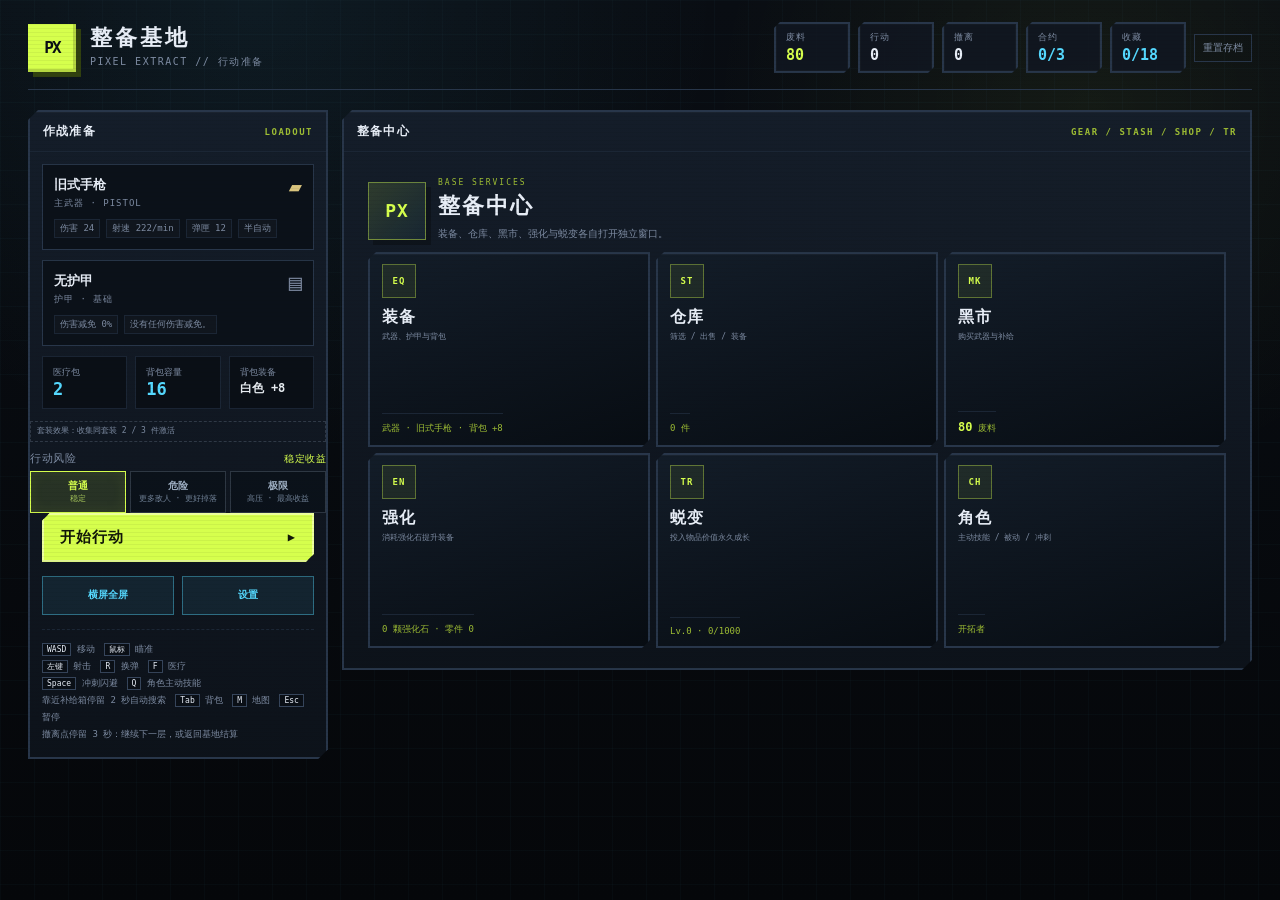
<file: index.html>
<!DOCTYPE html>
<html lang="zh-CN">
<head>
  <meta charset="UTF-8">
  <meta name="viewport" content="width=device-width, initial-scale=1.0, maximum-scale=1.0, user-scalable=no">
  <title>像素撤离 // PIXEL EXTRACT</title>
  <meta name="theme-color" content="#080d13">
  <meta name="application-name" content="像素撤离">
  <meta name="apple-mobile-web-app-capable" content="yes">
  <meta name="apple-mobile-web-app-status-bar-style" content="black-translucent">
  <meta name="apple-mobile-web-app-title" content="像素撤离">
  <meta name="mobile-web-app-capable" content="yes">
  <link rel="manifest" href="manifest.webmanifest">
  <link rel="apple-touch-icon" href="assets/pwa/apple-touch-icon.png">
  <link rel="icon" href="assets/pwa/favicon.png" type="image/png">
  <link rel="stylesheet" href="css/style.css">
</head>
<body>
  <div id="app">
    <main id="baseScreen" class="screen base-screen">
      <header class="topbar">
        <div class="brand">
          <div class="brand-mark">PX</div>
          <div class="brand-copy">
            <div class="brand-title">整备基地</div>
            <div class="brand-sub">PIXEL EXTRACT // 行动准备</div>
          </div>
        </div>
        <div class="top-stats">
          <div class="stat-chip scrap"><span>废料</span><strong id="statScrap">0</strong></div>
          <div class="stat-chip"><span>行动</span><strong id="statRaids">0</strong></div>
          <div class="stat-chip"><span>撤离</span><strong id="statExtracts">0</strong></div>
          <button id="openDailyBtn" class="stat-chip daily-chip" type="button" title="查看每日合约"><span>合约</span><strong id="statDaily">0/3</strong></button>
          <button id="openCollectorBtn" class="stat-chip daily-chip" type="button" title="查看收藏室"><span>收藏</span><strong id="statCollector">0/8</strong></button>
          <button id="resetSaveBtn" class="ghost-btn small" title="清空存档">重置存档</button>
        </div>
      </header>

      <div class="base-layout">
        <section class="panel loadout-panel">
          <div class="panel-head">
            <span>作战准备</span><span class="panel-tag">LOADOUT</span>
          </div>
          <div id="loadoutWeapon" class="equip-card"></div>
          <div id="loadoutArmor" class="equip-card"></div>
          <div class="supply-row">
            <div class="supply-box"><span>医疗包</span><strong id="loadoutMeds">2</strong></div>
            <div class="supply-box"><span>背包容量</span><strong id="loadoutSlots">16</strong></div>
            <div class="supply-box pack-summary"><span>背包装备</span><strong id="loadoutPack">白色 +8</strong></div>
          </div>
          <div id="loadoutSetBonus" class="loadout-set-bonus"></div>
          <div class="risk-picker-wrap">
            <div class="risk-picker-label">行动风险 <span id="riskHint">稳定收益</span></div>
            <div id="riskPicker" class="risk-picker" role="group" aria-label="行动风险">
              <button type="button" data-risk="normal" class="active">普通<small>稳定</small></button>
              <button type="button" data-risk="danger">危险<small>更多敌人 · 更好掉落</small></button>
              <button type="button" data-risk="extreme">极限<small>高压 · 最高收益</small></button>
            </div>
          </div>
          <button id="startRaidBtn" class="primary-btn raid-btn">开始行动 <span>▶</span></button>
          <div class="utility-row">
            <button id="fullscreenBtn" class="secondary-btn" type="button">横屏全屏</button>
            <button id="settingsBtn" class="secondary-btn" type="button">设置</button>
          </div>
          <div class="control-hint">
            <div><kbd>WASD</kbd> 移动　<kbd>鼠标</kbd> 瞄准</div>
            <div><kbd>左键</kbd> 射击　<kbd>R</kbd> 换弹　<kbd>F</kbd> 医疗</div>
            <div><kbd>Space</kbd> 冲刺闪避　<kbd>Q</kbd> 角色主动技能</div>
            <div>靠近补给箱停留 2 秒自动搜索　<kbd>Tab</kbd> 背包　<kbd>M</kbd> 地图　<kbd>Esc</kbd> 暂停</div>
            <div>撤离点停留 3 秒：继续下一层，或返回基地结算</div>
          </div>
        </section>

        <section class="panel manage-center-panel">
          <div class="panel-head">
            <span>整备中心</span>
            <span class="panel-tag">GEAR / STASH / SHOP / TR</span>
          </div>
          <div class="manage-center-body">
            <div class="manage-center-heading">
              <div class="manage-center-mark">PX</div>
              <div class="manage-center-heading-copy">
                <div class="manage-center-kicker">BASE SERVICES</div>
                <h3>整备中心</h3>
                <p>装备、仓库、黑市、强化与蜕变各自打开独立窗口。</p>
              </div>
            </div>
            <div class="manage-entry-grid">
              <button id="openEquipBtn" class="manage-entry-card" type="button">
                <span class="manage-entry-icon">EQ</span>
                <span class="manage-entry-title">装备</span>
                <span class="manage-entry-desc">武器、护甲与背包</span>
                <span class="manage-entry-meta" id="baseEquipSummary">未装备武器</span>
              </button>
              <button id="openStashBtn" class="manage-entry-card" type="button">
                <span class="manage-entry-icon">ST</span>
                <span class="manage-entry-title">仓库</span>
                <span class="manage-entry-desc">筛选 / 出售 / 装备</span>
                <span class="manage-entry-meta" id="baseStashCount">0 件</span>
              </button>
              <button id="openShopBtn" class="manage-entry-card" type="button">
                <span class="manage-entry-icon">MK</span>
                <span class="manage-entry-title">黑市</span>
                <span class="manage-entry-desc">购买武器与补给</span>
                <span class="manage-entry-meta"><strong id="baseScrap">0</strong> 废料</span>
              </button>
              <button id="openEnhanceBtn" class="manage-entry-card" type="button">
                <span class="manage-entry-icon">EN</span>
                <span class="manage-entry-title">强化</span>
                <span class="manage-entry-desc">消耗强化石提升装备</span>
                <span class="manage-entry-meta" id="baseEnhanceSummary">0 颗强化石</span>
              </button>
              <button id="openTranscendBtn" class="manage-entry-card" type="button">
                <span class="manage-entry-icon">TR</span>
                <span class="manage-entry-title">蜕变</span>
                <span class="manage-entry-desc">投入物品价值永久成长</span>
                <span class="manage-entry-meta" id="baseTranscendSummary">Lv.0 · 0/1000</span>
              </button>
              <button id="openCharacterBtn" class="manage-entry-card" type="button">
                <span class="manage-entry-icon">CH</span>
                <span class="manage-entry-title">角色</span>
                <span class="manage-entry-desc">主动技能 / 被动 / 冲刺</span>
                <span class="manage-entry-meta" id="baseCharacterSummary">开拓者</span>
              </button>
            </div>
          </div>
        </section>

      </div>
    </main>

    <section id="gameScreen" class="screen game-screen hidden">
      <div id="gameFrame" class="game-frame">
        <canvas id="gameCanvas" width="960" height="600"></canvas>
        <div class="hud">
          <div class="hud-top-left">
            <div class="hud-callsign">RAIDER // <span id="hudLevel">LV.1</span> · <span id="hudFloor">F1</span> <span id="hudLockState" class="hud-lock-state">索敌 ON</span></div>
            <div class="hud-bar-row">
              <span class="hud-label">HP</span>
              <div class="hud-bar"><div id="hpFill" class="hud-bar-fill hp"></div></div>
              <span id="hpText" class="hud-value">100/100</span>
            </div>
            <div class="hud-bar-row hud-xp-row">
              <span class="hud-label hud-xp-label">XP</span>
              <div class="hud-bar hud-xp-bar"><div id="hudXpFill" class="hud-bar-fill xp"></div></div>
              <span id="hudXpText" class="hud-value">0/80</span>
            </div>
            <div class="hud-subrow">
              <span id="armorText">护甲：无</span>
              <span id="hudMeds">医疗包 ×2</span>
              <span id="hudKeys">🔑 ×0</span>
              <span id="hudScrap">废料 +0</span>
            </div>
            <div class="weapon-hud">
              <span id="hudWeaponIcon" class="hud-weapon-icon">▰</span>
              <span id="hudWeapon">旧式手枪</span>
              <strong id="hudAmmo">12 / 90</strong>
            </div>
            <div class="character-hud">
              <span id="hudCharacterName" class="char-name">开拓者</span>
              <span id="hudDashCd">冲刺 就绪</span>
              <span id="hudSkillCd">治疗 就绪</span>
              <span id="hudShield" class="hidden">护盾 0</span>
            </div>
            <div id="statusEffects" class="status-effects" aria-live="polite"></div>
          </div>

          <div class="hud-top-center">
            <div id="raidTimer" class="raid-timer">06:00</div>
            <div id="raidObjective" class="objective">搜刮物资 · 撤离点选择深入或返回</div>
            <div id="objectiveTracker" class="objective-tracker hidden" aria-live="polite">
              <div class="objective-tracker-head"><span id="objectiveTrackerName">战术目标</span><b id="objectiveTrackerPct">0%</b></div>
              <div class="objective-tracker-bar"><i id="objectiveTrackerFill"></i></div>
              <small id="objectiveTrackerHint"></small>
            </div>
          </div>

          <div id="bossHud" class="boss-hud hidden">
            <div class="boss-hud-head"><span>BOSS</span><strong id="bossName">终焉守卫</strong></div>
            <div class="boss-bar"><div id="bossFill"></div></div>
            <div id="bossSkill" class="boss-skill">全图弹幕 · 重击锁定</div>
          </div>

          <div class="hud-top-right">
            <canvas id="minimap" width="180" height="132"></canvas>
            <div class="minimap-label">战术地图</div>
            <div id="mapIntel" class="map-intel">首领 -- · 近敌 --</div>
            <button id="hudMapBtn" class="hud-map-btn" type="button">打开地图 <kbd>M</kbd></button>
          </div>

          <div id="interactPrompt" class="interact-prompt hidden">
            <span id="promptText">靠近补给箱 2 秒自动搜索</span>
            <div class="prompt-bar"><div id="promptBarFill"></div></div>
          </div>

          <div id="lootFeed" class="loot-feed"></div>

          <div class="backpack-hud">
            <button id="hudInventoryBtn" class="hud-inventory-btn" type="button"><span>▦</span> 打开背包 <kbd>Tab</kbd></button>
            <div class="backpack-label">背包 <span id="backpackCount">0/8</span></div>
            <div id="backpackHud" class="backpack-slots"></div>
          </div>

          <div id="damageFlash" class="damage-flash"></div>
          <div id="lowHpVignette" class="low-hp-vignette"></div>
          <div id="damageDirection" class="damage-direction"></div>
          <div id="hitMarker" class="hit-marker" aria-hidden="true"></div>
          <div id="raidTutorial" class="raid-tutorial hidden" role="status" aria-live="polite">
            <div class="raid-tutorial-head">
              <strong id="tutorialTitle">移动</strong>
              <span id="tutorialStep">1 / 4</span>
              <button id="tutorialSkipBtn" class="raid-tutorial-skip" type="button">跳过教学</button>
            </div>
            <div id="tutorialText" class="raid-tutorial-text"></div>
          </div>
        </div>

        <div id="touchControls" class="touch-controls hidden">
          <div id="aimPad" class="touch-pad aim-pad">
            <div id="aimKnob" class="touch-knob"></div>
            <span class="touch-pad-label">长按开火 · 拖动瞄准</span>
          </div>
          <div class="touch-actions">
            <button id="touchDash" class="touch-btn skill-btn" type="button">冲刺</button>
            <button id="touchSkill" class="touch-btn skill-btn" type="button">技能</button>
            <button id="touchReload" class="touch-btn" type="button">换弹</button>
            <button id="touchMed" class="touch-btn" type="button">医疗</button>
            <button id="touchInventory" class="touch-btn" type="button">背包</button>
          </div>
          <button id="touchPause" class="touch-pause" type="button">II</button>
          <div id="touchHint" class="touch-hint">左侧按住移动 · 右侧轻触瞄准/长按开火 · 靠近补给箱站2秒搜索</div>
        </div>
        <div id="rotateHint" class="rotate-hint">建议横屏游玩</div>

        <div id="extractChoiceOverlay" class="overlay full-overlay hidden" role="dialog" aria-modal="true" aria-labelledby="extractChoiceTitle">
          <div class="overlay-card extract-choice-card">
            <div class="debrief-tag">EXTRACTION POINT // 撤离点</div>
            <h2 id="extractChoiceTitle">继续深入，还是返回基地？</h2>
            <p id="extractChoiceSub">你已到达撤离点。</p>
            <div id="extractChoiceStats" class="extract-choice-stats"></div>
            <div class="extract-choice-actions">
              <button id="extractReturnBtn" class="secondary-btn" type="button">返回基地</button>
              <button id="extractDeeperBtn" class="primary-btn" type="button">继续下一层</button>
            </div>
            <p class="overlay-note">继续下一层会保留本局等级、成长和背包；敌人强度与稀有物资概率会随层数提升。</p>
          </div>
        </div>

        <div id="mapOverlay" class="overlay hidden">
          <div class="overlay-card map-card">
            <div class="overlay-head">
              <span>战术地图</span>
              <button id="closeMapBtn" class="ghost-btn small" type="button">关闭 [M]</button>
            </div>
            <canvas id="fullMapCanvas" width="780" height="520"></canvas>
            <div class="map-legend">
              <span><i class="map-dot player"></i>你</span>
              <span><i class="map-dot exit"></i>撤离点</span>
              <span><i class="map-dot loot"></i>未搜索补给箱</span>
              <span><i class="map-dot rare"></i>高级补给箱</span>
              <span><i class="map-dot key"></i>钥匙房宝箱</span>
              <span><i class="map-dot path"></i>已走路径</span>
              <span><i class="map-dot enemy"></i>可见敌人</span>
              <span><i class="map-dot boss"></i>首领</span>
            </div>
          </div>
        </div>

        <div id="inventoryOverlay" class="overlay hidden">
          <div class="overlay-card inventory-card loot-card">
            <div class="overlay-head">
              <span class="loot-title">◆ 战利品包 ◆</span>
              <div class="inventory-head-actions">
                <button id="discardInventoryBtn" class="danger-btn small" type="button" disabled>丢弃</button>
                <button id="closeInventoryBtn" class="ghost-btn small">关闭 [Tab]</button>
              </div>
            </div>
            <div class="inventory-loadout" id="inventoryLoadout"></div>
            <div class="loot-body">
              <div class="loot-column">
                <div class="loot-section-title"><span>背包</span><b id="lootBackpackCount">0 / 16</b></div>
                <div id="inventoryGrid" class="loot-grid"></div>
              </div>
              <div class="loot-column loot-secure">
                <div class="loot-section-title secure"><span>安全箱</span><b id="lootSecureCount">0 / 9</b></div>
                <div id="secureGrid" class="loot-grid secure-grid"></div>
                <p class="loot-secure-note">倒下也不会丢失</p>
              </div>
            </div>
            <div id="inventoryDetail" class="inventory-detail hidden"></div>
            <div class="loot-actions">
              <button id="tidyBackpackBtn" class="secondary-btn small" type="button">整理背包</button>
            </div>
            <p class="overlay-note">搜刮的物资先进背包；点选物品后再点安全箱格子，可以转进去保险。</p>
          </div>
        </div>

        <div id="pauseOverlay" class="overlay hidden">
          <div class="overlay-card pause-card">
            <div class="pause-title">行动暂停</div>
            <p>当前进度已暂停。本局等级与成长只在行动中有效，返回基地或重新进入后会从 LV.1 开始。</p>
            <div class="pause-utility-row">
              <button id="pauseFullscreenBtn" class="secondary-btn" type="button">横屏全屏</button>
              <button id="pauseSettingsBtn" class="secondary-btn" type="button">设置</button>
            </div>
            <button id="resumeBtn" class="primary-btn">继续行动</button>
            <button id="abandonBtn" class="danger-btn">放弃行动并返回基地</button>
          </div>
        </div>
      </div>
      <div id="moveZone" class="move-zone" aria-label="左侧任意位置按住移动"></div>
      <div id="movePad" class="touch-pad move-pad">
        <div id="moveKnob" class="touch-knob"></div>
        <span class="touch-pad-label">移动</span>
      </div>
    </section>

    <div id="collectorOverlay" class="overlay full-overlay hidden">
      <div class="overlay-card collector-card manage-window-card">
        <div class="overlay-head">
          <span class="collector-title">◆ 收藏室 ◆</span>
          <button id="closeCollectorBtn" class="ghost-btn small" type="button">关闭</button>
        </div>
        <div class="collector-head">
          <div class="collector-head-copy">
            <div class="collector-level">收藏 Lv.<span id="collectorLevel">0</span> / <span id="collectorMaxLevel">18</span></div>
            <p class="collector-sub">捐赠首领材料（收藏品），每一档都是永久加成。</p>
          </div>
          <div class="collector-have">持有收藏品 <b id="collectorHave">0</b></div>
        </div>
        <div id="collectorTiers" class="collector-tiers"></div>
        <div class="set-collection-head"><span>影像档案</span><b id="loreCount">0 / 8</b></div>
        <div id="loreList" class="lore-list"></div>
        <div class="collector-foot">
          <span id="collectorHint" class="collector-hint">下一档：—</span>
          <button id="donateCollectorBtn" class="primary-btn compact" type="button" disabled>捐赠</button>
        </div>
      </div>
    </div>

    <div id="stageOverlay" class="overlay full-overlay hidden">
      <div class="overlay-card stage-card manage-window-card">
        <div class="overlay-head">
          <span>选择行动</span>
          <button id="closeStageBtn" class="ghost-btn small" type="button">关闭</button>
        </div>
        <div class="stage-normal">
          <div class="stage-normal-copy">
            <strong>常规行动</strong>
            <span>随机搜刮层，可一层层深入；风险越高敌人越多、掉落越好。</span>
          </div>
          <button id="startNormalBtn" class="primary-btn compact" type="button">开始行动</button>
        </div>
        <div class="stage-normal stage-daily">
          <div class="stage-normal-copy">
            <strong>每日生存挑战</strong>
            <span id="stageDailyDesc">固定种子地图 · 活到目标时间领取奖励</span>
          </div>
          <button id="startDailyBtn" class="primary-btn compact" type="button">开始挑战</button>
        </div>
        <div class="stage-normal stage-insure">
          <div class="stage-normal-copy">
            <strong>行动保险</strong>
            <span id="stageInsureDesc">花 60 废料投保；死亡时返还 40% 背包估值，撤离成功保费不退。</span>
          </div>
          <label class="stage-insure-toggle">
            <input id="stageInsureToggle" type="checkbox">
            <span>投保</span>
          </label>
        </div>
        <div class="stage-subtitle">首领挑战 <span>单层行动 · 难度 N = 原 F(5N) 强度</span></div>
        <div id="stageBossList" class="stage-boss-list"></div>
        <p class="overlay-note">首领挑战是单层战场：撤离点一开始就存在，不击败首领也能撤走。</p>
      </div>
    </div>

    <div id="dailyOverlay" class="overlay full-overlay hidden">
      <div class="overlay-card daily-card manage-window-card">
        <div class="overlay-head">
          <span>每日合约</span>
          <button id="closeDailyBtn" class="ghost-btn small" type="button">关闭</button>
        </div>
        <div class="daily-head">
          <div class="daily-head-copy">
            <div class="daily-date" id="dailyDate">—</div>
            <p class="daily-sub">每天三条独立合约，行动结算时记录进度；完成一条领一条。</p>
          </div>
          <div class="daily-progress-tag" id="dailyProgressTag">0 / 3</div>
        </div>
        <div id="dailyList" class="daily-list"></div>
        <div class="daily-foot">
          <span id="dailyRewardHint" class="daily-reward-hint">完成合约可领取废料与改装零件</span>
          <button id="claimDailyBtn" class="primary-btn compact" type="button" disabled>领取奖励</button>
        </div>
      </div>
    </div>

    <div id="equipOverlay" class="overlay full-overlay hidden">
      <div class="overlay-card equip-modal-card manage-window-card">
        <div class="overlay-head">
          <span id="equipWindowTitle">装备</span>
          <button id="closeEquipBtn" class="ghost-btn small" type="button">关闭</button>
        </div>

        <div id="manageEquipPanel" class="manage-panel">
          <div id="equippedSummary" class="equipped-summary"></div>
          <div class="equip-columns">
            <section class="equip-column">
              <div class="equip-col-title">武器 <span>从仓库选择</span></div>
              <div id="weaponChoices" class="equip-choice-list"></div>
            </section>
            <section class="equip-column">
              <div class="equip-col-title">护甲 <span>从仓库选择</span></div>
              <div id="armorChoices" class="equip-choice-list"></div>
            </section>
            <section class="equip-column">
              <div class="equip-col-title">背包装备 <span>品质决定容量</span></div>
              <div id="packChoices" class="equip-choice-list"></div>
            </section>
          </div>
          <div class="set-collection-head"><span>武器改装</span><b>瞄准镜 / 弹匣 / 枪管</b></div>
          <div id="weaponMods" class="weapon-mods"></div>
          <div class="set-collection-head"><span>套装图鉴</span><b id="setCollectionParts">改装零件 0</b></div>
          <div id="setCollection" class="set-collection"></div>
        </div>

        <div id="manageStashPanel" class="manage-panel hidden">
          <div class="manage-subhead">
            <span>仓库</span>
            <span id="stashCount" class="panel-tag">0 / ...</span>
          </div>
          <div class="stash-toolbar">
            <div id="stashRarityFilter" class="rarity-filter" role="group" aria-label="仓库品质筛选">
              <button type="button" data-rarity="all" class="active">全部</button>
              <button type="button" data-rarity="common">普通</button>
              <button type="button" data-rarity="uncommon">精良</button>
              <button type="button" data-rarity="rare">稀有</button>
              <button type="button" data-rarity="epic">史诗</button>
              <button type="button" data-rarity="legendary">传说</button>
              <button type="button" data-rarity="mythic">神话</button>
            </div>
            <select id="stashSetFilter" class="stash-filter-select" aria-label="按套装筛选">
              <option value="all">全部套装</option>
              <option value="raider">荒原猎手</option>
              <option value="bulwark">壁垒协议</option>
              <option value="specter">幽灵协议</option>
              <option value="none">无套装</option>
            </select>
            <select id="stashAffixFilter" class="stash-filter-select" aria-label="按词条筛选">
              <option value="all">全部词条</option>
            </select>
            <span id="stashModParts" class="stash-parts">零件 0</span>
            <button id="sellLowBtn" class="danger-btn compact" type="button">卖普通</button>
          </div>
          <div id="stashGrid" class="stash-grid"></div>
          <div id="stashEmpty" class="empty-state">仓库是空的。带战利品撤离，或去黑市进货。</div>
          <div id="itemActions" class="item-actions hidden">
            <div class="selected-info">
              <div id="selectedIcon" class="selected-icon">?</div>
              <div>
                <div id="selectedName" class="selected-name">物品</div>
                <div id="selectedDesc" class="selected-desc"></div>
              </div>
              <div id="selectedValue" class="selected-value"></div>
            </div>
            <div class="action-row">
              <button id="equipBtn" class="secondary-btn hidden">装备</button>
              <button id="lockItemBtn" class="secondary-btn hidden">锁定</button>
              <button id="rerollItemBtn" class="secondary-btn hidden">重铸词条</button>
              <button id="salvageItemBtn" class="secondary-btn hidden">分解</button>
              <button id="sellBtn" class="danger-btn">出售</button>
            </div>
          </div>
        </div>

        <div id="manageShopPanel" class="manage-panel hidden">
          <div class="manage-subhead">
            <span>黑市补给</span>
            <span id="shopScrap" class="panel-tag">废料 0</span>
          </div>
          <div class="set-collection-head"><span>派系声望</span><b>撤离 / 击杀 / 精英 提升</b></div>
        <div id="factionList" class="faction-list"></div>
        <div class="set-collection-head"><span>派系专属</span><b>声望等级解锁</b></div>
        <div id="factionShop" class="faction-shop"></div>
        <div id="shopList" class="shop-list"></div>
        </div>

        <div id="manageTranscendPanel" class="manage-panel hidden">
          <div class="manage-subhead">
            <span>蜕变熔炉</span>
            <span id="transcendLevelTag" class="panel-tag">蜕变 Lv.0</span>
          </div>
          <div class="transcend-layout">
            <section class="transcend-summary">
              <div class="transcend-rank"><span>永久蜕变</span><strong id="transcendLevel">Lv.0</strong></div>
              <div class="transcend-progress-head"><span>蜕变进度</span><b id="transcendProgressText">0 / 1000</b></div>
              <div class="transcend-bar"><i id="transcendBarFill"></i></div>
              <div id="transcendBonus" class="transcend-bonus"></div>
              <button id="transcendBtn" class="primary-btn compact" type="button">蜕变</button>
              <button id="transcendBulkBtn" class="secondary-btn compact" type="button">转化普通物资</button>
              <div class="transcend-hint">仓库物品按出售价值转化为进度；每次蜕变后需求 ×1.25。</div>
            </section>
            <section class="transcend-value-col">
              <div class="enhance-col-title">仓库物品价值 <span id="transcendStashValue">0</span></div>
              <div id="transcendItemList" class="transcend-item-list"></div>
            </section>
          </div>
        </div>

        <div id="manageCharacterPanel" class="manage-panel hidden">
          <div class="manage-subhead">
            <span>角色档案</span>
            <span id="characterCurrentTag" class="panel-tag">当前：开拓者</span>
          </div>
          <div class="character-layout">
            <div id="characterList" class="character-list"></div>
            <section id="characterDetail" class="character-detail"></section>
          </div>
        </div>

        <div id="manageEnhancePanel" class="manage-panel hidden">
          <div class="manage-subhead">
            <span>强化台</span>
            <span id="enhanceStoneCount" class="panel-tag">强化石 0 颗</span>
          </div>
          <div class="enhance-layout">
            <section class="enhance-target-col">
              <div class="enhance-col-title">选择装备 <span>+0 ~ +10</span></div>
              <div id="enhanceTargets" class="enhance-target-list"></div>
            </section>
            <section class="enhance-action-col">
              <div class="enhance-col-title">选择强化石 <span id="enhanceChanceHint">成功率由强化石决定</span></div>
              <div id="enhanceTargetSummary" class="enhance-target-summary"></div>
              <div id="enhanceStoneList" class="enhance-stone-list"></div>
              <div class="enhance-col-title enhance-fuse-title">合成强化石 <span>3 颗同品质 → 1 颗高一档</span></div>
              <div id="enhanceFuseList" class="enhance-fuse-list"></div>
            </section>
          </div>
        </div>

        <p id="manageNote" class="overlay-note">装备会立即更新作战准备；进入行动后不能更换。</p>
      </div>
    </div>

    <div id="settingsOverlay" class="overlay full-overlay hidden">
      <div class="overlay-card settings-card">
        <div class="overlay-head">
          <span>系统设置</span>
          <button id="closeSettingsBtn" class="ghost-btn small" type="button">关闭</button>
        </div>
        <div class="settings-tabs" role="tablist" aria-label="设置分类">
          <button id="settingsTabGeneral" class="active" type="button" role="tab" aria-selected="true">基础</button>
          <button id="settingsTabTouch" type="button" role="tab" aria-selected="false">触控</button>
        </div>
        <div id="settingsGeneralPanel" class="settings-panel">
        <div class="settings-list">
          <label class="settings-row">
            <span><strong>音效</strong><small>射击、拾取、受伤等提示音</small></span>
            <input id="settingSound" class="settings-toggle" type="checkbox">
          </label>
          <label class="settings-row">
            <span><strong>屏幕震动</strong><small>开火和受击时的镜头抖动</small></span>
            <input id="settingScreenShake" class="settings-toggle" type="checkbox">
          </label>
          <label class="settings-row">
            <span><strong>浮动文字</strong><small>伤害数字、经验与掉落提示</small></span>
            <input id="settingFloatText" class="settings-toggle" type="checkbox">
          </label>
          <label class="settings-row">
            <span><strong>受伤红屏</strong><small>受到伤害时的红色闪烁</small></span>
            <input id="settingDamageFlash" class="settings-toggle" type="checkbox">
          </label>
          <label class="settings-row">
            <span><strong>击杀慢镜头</strong><small>最后一击时短暂放慢并轻微拉近</small></span>
            <input id="settingKillSlowmo" class="settings-toggle" type="checkbox">
          </label>
          <label class="settings-row">
            <span><strong>性能模式</strong><small>减少粒子与动态效果，老手机更流畅</small></span>
            <input id="settingPerformanceMode" class="settings-toggle" type="checkbox">
          </label>
        </div>
        <div class="settings-actions">
          <button id="exportSaveBtn" class="secondary-btn" type="button">导出存档</button>
          <button id="importSaveBtn" class="secondary-btn" type="button">导入存档</button>
        </div>
        </div>
        <div id="settingsTouchPanel" class="settings-panel hidden">
        <div class="settings-section-title">触控设置 <span>仅影响手机触屏</span></div>
        <div class="settings-row settings-row-stack">
          <div class="settings-row-head">
            <span><strong>移动摇杆</strong><small>浮动：左侧按住出现；固定：常驻左下角</small></span>
          </div>
          <div id="moveStickModeControl" class="segmented-control" role="group" aria-label="移动摇杆模式">
            <button type="button" data-value="floating">浮动</button>
            <button type="button" data-value="fixed">固定</button>
          </div>
        </div>
        <label class="settings-row">
          <span><strong>自动索敌</strong><small>手机锁定最近可见敌人；桌面锁定前方最近敌人</small></span>
          <input id="settingAutoLock" class="settings-toggle" type="checkbox">
        </label>
        <label class="settings-row settings-row-stack" for="settingAimPadSize">
          <div class="settings-row-head">
            <span><strong>瞄准圈大小</strong><small>调整右侧开火/瞄准区域</small></span>
            <output id="aimPadSizeValue">100%</output>
          </div>
          <input id="settingAimPadSize" class="settings-range" type="range" min="70" max="120" step="5" value="100">
        </label>
        <label class="settings-row settings-row-stack" for="settingAimSensitivity">
          <div class="settings-row-head">
            <span><strong>瞄准灵敏度</strong><small>越高，拖动后转向越快</small></span>
            <output id="aimSensitivityValue">标准</output>
          </div>
          <input id="settingAimSensitivity" class="settings-range" type="range" min="0.6" max="1.6" step="0.1" value="1">
        </label>
        <label class="settings-row settings-row-stack" for="settingMoveStickSize">
          <div class="settings-row-head">
            <span><strong>摇杆大小</strong><small>调整移动摇杆的直径</small></span>
            <output id="moveStickSizeValue">100%</output>
          </div>
          <input id="settingMoveStickSize" class="settings-range" type="range" min="70" max="150" step="5" value="100">
        </label>
        <label class="settings-row settings-row-stack" for="settingMoveZoneWidth">
          <div class="settings-row-head">
            <span><strong>移动触发区域</strong><small>浮动模式下可按住移动的屏幕宽度</small></span>
            <output id="moveZoneWidthValue">50%</output>
          </div>
          <input id="settingMoveZoneWidth" class="settings-range" type="range" min="30" max="70" step="5" value="50">
        </label>
        <label class="settings-row settings-row-stack" for="settingMoveSensitivity">
          <div class="settings-row-head">
            <span><strong>移动灵敏度</strong><small>越高，轻推摇杆移动越快</small></span>
            <output id="moveSensitivityValue">标准</output>
          </div>
          <input id="settingMoveSensitivity" class="settings-range" type="range" min="0.6" max="1.6" step="0.1" value="1">
        </label>
        </div>
        <button id="settingsFullscreenBtn" class="secondary-btn settings-fullscreen-btn" type="button">横屏全屏</button>
        <button id="resetSettingsBtn" class="ghost-btn settings-reset-btn" type="button">恢复默认设置</button>
        <p class="overlay-note">横屏未生效时：请开启手机自动旋转，或把游戏添加到主屏幕后从图标启动。</p>
      </div>
    </div>

    <div id="debriefOverlay" class="overlay full-overlay hidden">
      <div class="overlay-card debrief-card">
        <div id="debriefTag" class="debrief-tag">行动结束</div>
        <h2 id="debriefTitle">成功撤离</h2>
        <p id="debriefSub">你带着战利品回到了基地。</p>
        <div id="debriefStats" class="debrief-stats"></div>
        <div id="debriefLoot" class="debrief-loot"></div>
        <button id="debriefCloseBtn" class="primary-btn">返回基地</button>
      </div>
    </div>

    <div id="perkOverlay" class="overlay full-overlay hidden" role="dialog" aria-modal="true" aria-labelledby="perkTitle">
      <div class="overlay-card perk-card">
        <div class="perk-card-head">
          <div>
            <div class="debrief-tag">RUN LEVEL UP // 本局成长</div>
            <h2 id="perkTitle">选择一项本局强化</h2>
          </div>
          <span id="perkPending" class="perk-pending">剩余 1 次</span>
        </div>
        <p class="perk-sub">升级后选择一项强化，立即生效；仅本局有效，返回基地或重新进入后重置。</p>
        <div id="perkChoiceGrid" class="perk-choice-grid"></div>
      </div>
    </div>

    <div id="toast" class="toast"></div>
  </div>

  <script src="js/game.js"></script>
</body>
</html>
</file>
<file: css/style.css>
:root {
  --bg: #070a0e;
  --bg-2: #0b1017;
  --panel: #101721;
  --panel-2: #151e2b;
  --line: #28364a;
  --line-soft: #1b2635;
  --text: #e8eef7;
  --dim: #7e8ca3;
  --lime: #d6ff4d;
  --lime-soft: #9fbf34;
  --orange: #ff9c47;
  --cyan: #55d9ff;
  --red: #ff5b6e;
  --purple: #c084ff;
  --shadow: rgba(0, 0, 0, .45);
}

* { box-sizing: border-box; }

html, body {
  margin: 0;
  min-height: 100%;
  background: var(--bg);
  color: var(--text);
  font-family: "Cascadia Mono", "Consolas", "Microsoft YaHei UI", monospace;
}

body {
  overflow-x: hidden;
  background:
    radial-gradient(circle at 20% 0%, rgba(85, 217, 255, .07), transparent 34%),
    radial-gradient(circle at 85% 12%, rgba(214, 255, 77, .06), transparent 28%),
    linear-gradient(180deg, #090d13 0%, #05070a 100%);
}

body::after {
  content: "";
  position: fixed;
  inset: 0;
  pointer-events: none;
  z-index: 1000;
  opacity: .14;
  background: repeating-linear-gradient(0deg, transparent 0 3px, rgba(0, 0, 0, .35) 3px 4px);
  mix-blend-mode: multiply;
}

button { font: inherit; }
button:focus-visible { outline: 2px solid var(--lime); outline-offset: 2px; }

.hidden { display: none !important; }

.screen { min-height: 100vh; }

.base-screen {
  position: relative;
  padding: 22px 28px 34px;
  background-image:
    linear-gradient(rgba(85, 217, 255, .025) 1px, transparent 1px),
    linear-gradient(90deg, rgba(85, 217, 255, .025) 1px, transparent 1px);
  background-size: 34px 34px;
}

.topbar {
  max-width: 1500px;
  margin: 0 auto 20px;
  display: flex;
  align-items: center;
  justify-content: space-between;
  gap: 20px;
  padding-bottom: 16px;
  border-bottom: 1px solid var(--line);
}

.brand { display: flex; align-items: center; gap: 14px; }
.brand-copy { min-width: 0; }
.brand-progress {
  min-width: 190px;
  display: flex;
  align-items: center;
  gap: 8px;
  margin-left: 4px;
  padding-left: 12px;
  border-left: 1px solid var(--line-soft);
}
.brand-level {
  width: 40px;
  height: 40px;
  flex: 0 0 40px;
  display: flex;
  flex-direction: column;
  align-items: center;
  justify-content: center;
  border: 1px solid #435616;
  background: rgba(214, 255, 77, .08);
}
.brand-level span { color: var(--lime-soft); font-size: 7px; letter-spacing: 1px; }
.brand-level strong { color: var(--lime); font-size: 18px; line-height: 1; }
.brand-xp { flex: 1; min-width: 100px; }
.brand-progress .xp-label { margin-bottom: 3px; font-size: 8px; }
.brand-progress .xp-bar { height: 7px; }

.brand-mark {
  width: 48px;
  height: 48px;
  display: grid;
  place-items: center;
  color: #0a0e14;
  background: var(--lime);
  font-weight: 900;
  letter-spacing: -2px;
  box-shadow: 5px 5px 0 #31410f, inset -3px -3px 0 rgba(0,0,0,.16);
}

.brand-title {
  font-size: 22px;
  line-height: 1;
  font-weight: 900;
  letter-spacing: 3px;
}

.brand-sub {
  margin-top: 6px;
  color: var(--dim);
  font-size: 10px;
  letter-spacing: 1.5px;
}

.top-stats { display: flex; align-items: center; gap: 8px; flex-wrap: wrap; justify-content: flex-end; }

.stat-chip {
  min-width: 76px;
  padding: 7px 10px;
  border: 1px solid var(--line);
  background: rgba(16, 23, 33, .82);
  box-shadow: inset 0 0 0 1px rgba(255,255,255,.02);
}
.stat-chip span { display: block; color: var(--dim); font-size: 9px; text-transform: uppercase; letter-spacing: 1px; }
.stat-chip strong { display: block; margin-top: 2px; font-size: 15px; color: var(--text); }
.stat-chip.scrap strong { color: var(--lime); }

.base-layout {
  max-width: 1500px;
  margin: 0 auto;
  display: grid;
  grid-template-columns: 300px minmax(0, 1fr);
  gap: 14px;
  align-items: start;
}

.right-column { display: grid; gap: 14px; }

.panel {
  border: 1px solid var(--line);
  background: linear-gradient(180deg, rgba(21, 30, 43, .92), rgba(13, 19, 27, .94));
  box-shadow: 0 10px 34px rgba(0,0,0,.22), inset 0 1px 0 rgba(255,255,255,.03);
}

.panel-head {
  display: flex;
  align-items: center;
  justify-content: space-between;
  gap: 12px;
  padding: 11px 13px;
  border-bottom: 1px solid var(--line-soft);
  color: var(--text);
  font-size: 12px;
  font-weight: 800;
  letter-spacing: 1.2px;
}

.panel-tag {
  color: var(--lime-soft);
  font-size: 9px;
  letter-spacing: 1.5px;
  font-weight: 600;
}

.loadout-panel { padding-bottom: 14px; }
.loadout-panel .panel-head { margin-bottom: 12px; }

.equip-card {
  margin: 0 12px 10px;
  padding: 11px;
  border: 1px solid var(--line);
  background: #0b1119;
  min-height: 78px;
}
.equip-card.empty { opacity: .55; }
.equip-top { display: flex; align-items: flex-start; justify-content: space-between; gap: 8px; }
.equip-name { font-size: 13px; font-weight: 800; color: var(--text); }
.equip-type { margin-top: 3px; color: var(--dim); font-size: 9px; letter-spacing: 1px; }
.equip-icon { color: var(--lime); font-size: 22px; line-height: 1; }
.equip-stats { display: flex; flex-wrap: wrap; gap: 6px; margin-top: 9px; color: var(--dim); font-size: 9px; }
.equip-stats span { border: 1px solid var(--line-soft); padding: 2px 5px; background: rgba(255,255,255,.02); }

.supply-row { display: grid; grid-template-columns: repeat(3, 1fr); gap: 8px; margin: 0 12px 12px; }
.supply-box { padding: 9px 10px; border: 1px solid var(--line-soft); background: #0a0f16; }
.supply-box span { display: block; color: var(--dim); font-size: 9px; }
.supply-box strong { color: var(--cyan); font-size: 17px; }
.pack-summary strong { display: block; margin-top: 1px; font-size: 12px; overflow-wrap: anywhere; }
.rainbow-text, .mythic-icon { background: linear-gradient(90deg, #ff536b, #ffd15c, #6fe29a, #58a6ff, #c084ff); -webkit-background-clip: text; background-clip: text; color: transparent !important; }

.primary-btn, .secondary-btn, .danger-btn, .ghost-btn {
  cursor: pointer;
  border: 1px solid transparent;
  transition: transform .08s ease, filter .12s ease, background .12s ease;
}
.primary-btn:active, .secondary-btn:active, .danger-btn:active, .ghost-btn:active { transform: translateY(1px); }

.primary-btn {
  color: #111708;
  background: var(--lime);
  border-color: #ecff9c;
  font-weight: 900;
  letter-spacing: 1px;
  padding: 13px 16px;
  box-shadow: 4px 4px 0 #35420f;
}
.primary-btn:hover { filter: brightness(1.08); }

.raid-btn { width: calc(100% - 24px); margin: 0 12px 14px; display: flex; align-items: center; justify-content: space-between; font-size: 15px; }
.raid-btn span { font-size: 12px; }

.secondary-btn {
  color: var(--cyan);
  background: rgba(85, 217, 255, .08);
  border-color: rgba(85, 217, 255, .4);
  padding: 9px 12px;
  font-weight: 800;
}
.secondary-btn:hover { background: rgba(85, 217, 255, .15); }

.danger-btn {
  color: var(--red);
  background: rgba(255, 91, 110, .06);
  border-color: rgba(255, 91, 110, .35);
  padding: 9px 12px;
  font-weight: 800;
}
.danger-btn:hover { background: rgba(255, 91, 110, .13); }

.ghost-btn {
  color: var(--dim);
  background: transparent;
  border-color: var(--line);
  padding: 8px 10px;
}
.ghost-btn:hover { color: var(--text); border-color: #40536d; }

.small { font-size: 10px; padding: 6px 8px; }

.control-hint {
  margin: 0 12px;
  padding-top: 11px;
  border-top: 1px dashed var(--line-soft);
  color: var(--dim);
  font-size: 9px;
  line-height: 1.9;
}
kbd {
  color: var(--text);
  border: 1px solid #36455b;
  background: #0a0f16;
  padding: 1px 4px;
  font: inherit;
  font-size: 8px;
}

.stash-panel { min-height: 560px; }
.stash-grid {
  display: grid;
  grid-template-columns: repeat(auto-fill, minmax(82px, 1fr));
  gap: 7px;
  padding: 12px;
  max-height: 440px;
  overflow: auto;
}

.stash-slot {
  min-height: 82px;
  position: relative;
  display: flex;
  flex-direction: column;
  align-items: center;
  justify-content: center;
  gap: 5px;
  padding: 7px 5px;
  background: #0a1017;
  border: 1px solid var(--line-soft);
  cursor: pointer;
  user-select: none;
  transition: border-color .12s ease, background .12s ease;
}
.stash-slot:hover { border-color: #41536a; background: #0d151e; }
.stash-slot.selected { border-color: var(--lime); box-shadow: inset 0 0 0 1px rgba(214,255,77,.16); }
.stash-slot.rarity-common { border-bottom-color: #e8edf2; }
.stash-slot.rarity-uncommon { border-bottom-color: #4c8f6a; }
.stash-slot.rarity-rare { border-bottom-color: #58a6ff; }
.stash-slot.rarity-epic { border-bottom-color: var(--purple); }
.stash-slot.rarity-legendary { border-bottom-color: #ff536b; box-shadow: inset 0 -1px 0 rgba(255,83,107,.2); }
.stash-slot.rarity-mythic { border-bottom-color: #ffd15c; background-image: linear-gradient(135deg, rgba(255,83,107,.08), rgba(255,209,92,.06), rgba(88,166,255,.08), rgba(192,132,255,.08)); box-shadow: inset 0 -1px 0 rgba(255,209,92,.22); }
.slot-icon { font-size: 23px; line-height: 1; color: var(--lime); text-shadow: 0 0 10px rgba(214,255,77,.18); }
.slot-name { font-size: 9px; color: var(--dim); text-align: center; line-height: 1.25; max-width: 100%; }
.slot-qty { position: absolute; right: 4px; bottom: 3px; font-size: 10px; color: var(--text); background: rgba(0,0,0,.5); padding: 1px 3px; }

.empty-state {
  margin: 12px;
  padding: 34px 18px;
  text-align: center;
  color: var(--dim);
  font-size: 11px;
  line-height: 1.8;
  border: 1px dashed var(--line);
}

.item-actions { border-top: 1px solid var(--line-soft); padding: 12px; }
.selected-info { display: flex; align-items: center; gap: 10px; }
.selected-icon { width: 42px; height: 42px; display: grid; place-items: center; border: 1px solid var(--line); background: #090e14; color: var(--lime); font-size: 23px; }
.selected-name { font-size: 13px; font-weight: 800; }
.selected-desc { margin-top: 3px; color: var(--dim); font-size: 9px; line-height: 1.5; }
.selected-value { margin-left: auto; color: var(--orange); white-space: nowrap; font-size: 11px; }
.action-row { display: flex; gap: 8px; margin-top: 11px; }

.progression-panel { padding-bottom: 12px; }
.level-row { display: flex; gap: 12px; align-items: center; padding: 15px 13px 8px; }
.level-badge { width: 58px; height: 58px; display: flex; flex-direction: column; align-items: center; justify-content: center; border: 1px solid #435616; background: rgba(214,255,77,.08); }
.level-badge span { color: var(--lime-soft); font-size: 8px; letter-spacing: 1px; }
.level-badge strong { color: var(--lime); font-size: 24px; line-height: 1; }
.xp-wrap { flex: 1; }
.xp-label { display: flex; justify-content: space-between; color: var(--dim); font-size: 9px; margin-bottom: 5px; }
.xp-bar { height: 8px; background: #060a0f; border: 1px solid var(--line-soft); }
.xp-fill { height: 100%; width: 0%; background: linear-gradient(90deg, #8dab26, var(--lime)); box-shadow: 0 0 12px rgba(214,255,77,.22); transition: width .3s ease; }
.next-perk { margin: 3px 13px 11px; padding: 8px 9px; color: var(--dim); font-size: 9px; line-height: 1.6; border-left: 2px solid var(--lime-soft); background: rgba(214,255,77,.03); }
.stat-grid { display: grid; grid-template-columns: repeat(3, 1fr); gap: 1px; margin: 0 13px; background: var(--line-soft); border: 1px solid var(--line-soft); }
.stat-grid > div { background: #0a1017; padding: 8px; text-align: center; }
.stat-grid span { display: block; color: var(--dim); font-size: 8px; }
.stat-grid strong { display: block; margin-top: 4px; color: var(--text); font-size: 15px; }

.shop-list { padding: 8px 10px 11px; max-height: 340px; overflow: auto; }
.shop-item {
  display: flex;
  align-items: center;
  gap: 9px;
  padding: 8px 4px;
  border-bottom: 1px solid var(--line-soft);
}
.shop-item:last-child { border-bottom: 0; }
.shop-icon { width: 31px; height: 31px; flex: 0 0 31px; display: grid; place-items: center; color: var(--cyan); border: 1px solid var(--line-soft); background: #080d13; font-size: 17px; }
.shop-mid { flex: 1; min-width: 0; }
.shop-name { font-size: 10px; font-weight: 800; }
.shop-desc { color: var(--dim); font-size: 8px; line-height: 1.4; margin-top: 2px; }
.shop-buy { flex: 0 0 auto; padding: 5px 7px; font-size: 9px; color: var(--lime); background: rgba(214,255,77,.06); border: 1px solid rgba(214,255,77,.3); cursor: pointer; }
.shop-buy:hover { background: rgba(214,255,77,.13); }
.shop-buy:disabled { color: #586274; border-color: #252e3b; cursor: not-allowed; }

.game-screen {
  position: fixed;
  inset: 0;
  background: #030507;
  display: flex;
  align-items: center;
  justify-content: center;
  overflow: hidden;
}

.game-frame {
  position: relative;
  width: min(100vw, calc(100vh * 1.6));
  height: min(100vh, calc(100vw / 1.6));
  background: #080d13;
  box-shadow: 0 0 90px rgba(0,0,0,.8);
  overflow: hidden;
}

#gameCanvas {
  display: block;
  width: 100%;
  height: 100%;
  image-rendering: pixelated;
  image-rendering: crisp-edges;
  cursor: crosshair;
}

.hud { position: absolute; inset: 0; pointer-events: none; font-size: clamp(9px, 1.05vw, 12px); }
.hud-top-left { position: absolute; top: 2.2%; left: 2%; width: 31%; min-width: 230px; padding: 10px 12px; background: linear-gradient(90deg, rgba(5,9,14,.9), rgba(5,9,14,.35)); border-left: 2px solid var(--lime); }
.hud-callsign { color: var(--dim); font-size: .72em; letter-spacing: 1.3px; margin-bottom: 7px; }
.hud-callsign span { color: var(--lime); }
.hud-lock-state { margin-left: 5px; padding: 0 4px; border: 1px solid rgba(214,255,77,.28); color: var(--dim); font-size: .84em; letter-spacing: .5px; }
.hud-lock-state.active { border-color: var(--lime); color: #0a0e14; background: var(--lime); }
.hud-lock-state.off { border-color: var(--line); color: #68758a; }
.hud-bar-row { display: flex; align-items: center; gap: 7px; }
.hud-label { color: var(--red); font-weight: 900; font-size: .78em; }
.hud-bar { flex: 1; height: 10px; border: 1px solid #38455a; background: #06090d; }
.hud-bar-fill { height: 100%; background: linear-gradient(90deg, #d73e50, #ff6c7d); transition: width .15s linear; }
.hud-xp-row { margin-top: 5px; }
.hud-xp-label { color: var(--lime); }
.hud-xp-bar { height: 6px; }
.hud-bar-fill.xp { background: linear-gradient(90deg, #8bab2d, #d6ff4d); }
.hud-value { color: var(--text); font-size: .75em; min-width: 56px; text-align: right; }
.hud-subrow { display: flex; flex-wrap: wrap; gap: 4px 9px; margin-top: 6px; color: var(--dim); font-size: .68em; }
.character-hud { display: flex; flex-wrap: wrap; align-items: center; gap: 3px 7px; margin-top: 5px; padding-top: 5px; border-top: 1px solid rgba(170,190,215,.12); color: var(--dim); font-size: .61em; font-weight: 800; letter-spacing: .3px; }
.character-hud .char-name { color: var(--lime); }
.character-hud .cooling { color: #6b7a8e; }
.character-hud .hidden { display: none; }
.weapon-hud { display: flex; justify-content: space-between; align-items: baseline; gap: 6px; margin-top: 9px; padding-top: 7px; border-top: 1px solid rgba(255,255,255,.08); color: var(--dim); font-size: .72em; }
.weapon-hud strong { color: var(--lime); font-size: 1.4em; letter-spacing: 1px; }
.hud-weapon-icon { flex: 0 0 auto; color: var(--lime); font-size: 1.35em; line-height: 1; }
#hudWeapon { margin-right: auto; }

.hud-top-center { position: absolute; top: 2%; left: 50%; transform: translateX(-50%); text-align: center; }
.raid-timer { padding: 3px 15px; border: 1px solid rgba(255,156,71,.3); background: rgba(7,11,16,.72); color: var(--orange); font-size: clamp(18px, 2.2vw, 28px); font-weight: 900; letter-spacing: 3px; }
.raid-timer.low { color: var(--red); animation: pulse 1s infinite; }
.objective { margin-top: 5px; color: #a8b5c7; font-size: .7em; letter-spacing: .4px; text-shadow: 0 1px 3px #000; }

.hud-top-right { position: absolute; top: 2.2%; right: 2%; width: 180px; padding: 6px; background: rgba(5,9,14,.78); border: 1px solid var(--line); }
#minimap { display: block; width: 100%; height: auto; image-rendering: pixelated; opacity: .9; }
.minimap-label { margin-top: 4px; color: var(--dim); font-size: .62em; letter-spacing: 2px; text-align: center; }

.interact-prompt {
  position: absolute;
  left: 50%;
  bottom: 16%;
  transform: translateX(-50%);
  width: min(330px, 46%);
  padding: 9px 13px;
  text-align: center;
  background: rgba(5,9,14,.9);
  border: 1px solid rgba(214,255,77,.4);
  color: var(--text);
  font-size: .9em;
  box-shadow: 0 0 24px rgba(0,0,0,.2);
}
.prompt-bar { height: 5px; margin-top: 7px; background: #1b2634; overflow: hidden; }
#promptBarFill { width: 0%; height: 100%; background: var(--lime); }

.loot-feed {
  position: absolute;
  top: 22%;
  right: 2.2%;
  width: 220px;
  display: flex;
  flex-direction: column;
  gap: 5px;
  align-items: flex-end;
}
.loot-line {
  padding: 5px 8px;
  background: rgba(5,9,14,.87);
  border-right: 2px solid var(--lime);
  color: var(--text);
  font-size: .72em;
  animation: feedIn .2s ease-out;
}
.loot-line.bad { border-color: var(--red); color: #ffc4cb; }

.backpack-hud { position: absolute; left: 2%; bottom: 2.4%; padding: 7px 9px; background: rgba(5,9,14,.82); border: 1px solid var(--line); }
.backpack-label { color: var(--dim); font-size: .64em; margin-bottom: 5px; letter-spacing: 1px; }
.backpack-label span { color: var(--text); }
.backpack-slots { display: flex; gap: 4px; }
.bp-slot { width: 26px; height: 26px; display: grid; place-items: center; background: #0a0f16; border: 1px solid #263346; color: var(--lime); font-size: 13px; }
.bp-slot.empty { color: #344154; }

.damage-flash { position: absolute; inset: 0; background: radial-gradient(circle, transparent 40%, rgba(255,40,60,.65) 100%); opacity: 0; pointer-events: none; }

.overlay {
  position: absolute;
  inset: 0;
  z-index: 20;
  display: flex;
  align-items: center;
  justify-content: center;
  padding: 24px;
  background: rgba(2, 5, 8, .72);
  backdrop-filter: blur(3px);
}

.overlay-card {
  width: min(560px, 92%);
  max-height: 88%;
  overflow: auto;
  padding: 20px;
  background: linear-gradient(180deg, #151e2b, #0c121a);
  border: 1px solid #35455a;
  box-shadow: 8px 8px 0 rgba(0,0,0,.35);
}

.overlay-head { display: flex; align-items: center; justify-content: space-between; padding-bottom: 12px; border-bottom: 1px solid var(--line-soft); font-weight: 900; letter-spacing: 1px; }
.overlay-note { margin: 13px 0 0; color: var(--dim); font-size: 10px; line-height: 1.7; }

.inventory-card { width: min(760px, 94%); }
.inventory-loadout { display: grid; grid-template-columns: repeat(3, 1fr); gap: 8px; margin: 12px 0; }
.inventory-loadout > div { padding: 9px; border: 1px solid var(--line-soft); background: #0a1017; color: var(--dim); font-size: 10px; }
.inventory-loadout strong { display: block; margin-top: 4px; color: var(--text); font-size: 12px; }
.inventory-section-title {
  display: flex;
  justify-content: space-between;
  align-items: baseline;
  margin: 14px 0 7px;
  color: var(--text);
  font-size: 11px;
  font-weight: 900;
  letter-spacing: 1px;
}
.inventory-section-title span { color: var(--dim); font-size: 8px; font-weight: 400; letter-spacing: 0; }
.inventory-body { display: grid; grid-template-columns: minmax(0, 1.15fr) minmax(245px, .85fr); gap: 8px; align-items: start; }
.inventory-grid { display: grid; grid-template-columns: repeat(auto-fill, minmax(104px, 1fr)); gap: 7px; }
.inventory-item {
  position: relative;
  display: grid;
  gap: 3px;
  width: 100%;
  padding: 9px;
  border: 1px solid var(--line-soft);
  background: #090e14;
  color: var(--text);
  text-align: left;
  font: inherit;
  cursor: pointer;
}
.inventory-item:hover { border-color: #4a607a; background: #0d1520; }
.inventory-item.selected { border-color: var(--lime); box-shadow: inset 0 0 0 1px rgba(214,255,77,.25); background: rgba(214,255,77,.06); }
.inventory-item .slot-icon { display: block; margin-bottom: 2px; font-size: 18px; }
.inventory-item .slot-name { color: var(--text); font-size: 10px; font-weight: 800; line-height: 1.4; }
.inv-item-top { display: flex; justify-content: space-between; align-items: center; gap: 5px; }
.inv-kind { color: var(--dim); font-size: 8px; }
.inv-rarity { font-size: 8px; font-weight: 800; }
.inv-rarity.common { color: #e8edf2; }
.inv-rarity.uncommon { color: #6fe29a; }
.inv-rarity.rare { color: #58a6ff; }
.inv-rarity.epic { color: #c084ff; }
.inv-rarity.legendary { color: #ff536b; }
.inv-rarity.mythic { background: linear-gradient(90deg, #ff536b, #ffd15c, #6fe29a, #58a6ff, #c084ff); -webkit-background-clip: text; background-clip: text; color: transparent; }
.inventory-item.rarity-common { border-bottom-color: #e8edf2; }
.inventory-item.rarity-uncommon { border-bottom-color: #4c8f6a; }
.inventory-item.rarity-rare { border-bottom-color: #58a6ff; }
.inventory-item.rarity-epic { border-bottom-color: var(--purple); }
.inventory-item.rarity-legendary { border-bottom-color: #ff536b; }
.inventory-item.rarity-mythic { border-bottom-color: #ffd15c; background-image: linear-gradient(135deg, rgba(255,83,107,.07), rgba(255,209,92,.05), rgba(88,166,255,.07), rgba(192,132,255,.07)); }
.inv-qty { color: var(--lime); font-size: 9px; }
.inventory-empty { grid-column: 1 / -1; padding: 28px; text-align: center; border: 1px dashed var(--line); color: var(--dim); font-size: 11px; }
.inventory-detail {
  margin-top: 0;
  padding: 12px;
  border: 1px solid var(--line);
  background: linear-gradient(135deg, rgba(20,31,44,.95), rgba(8,13,19,.95));
}
.inventory-detail-head { display: flex; align-items: center; gap: 11px; }
.inventory-detail-icon {
  width: 44px;
  height: 44px;
  flex: 0 0 44px;
  display: grid;
  place-items: center;
  border: 1px solid var(--line);
  background: #070b10;
  font-size: 25px;
}
.inventory-detail-title { min-width: 0; flex: 1; }
.inventory-detail-name { color: var(--text); font-size: 15px; font-weight: 900; }
.inventory-detail-meta { margin-top: 3px; color: var(--dim); font-size: 9px; line-height: 1.6; }
.inventory-detail-value { color: var(--lime); font-size: 10px; font-weight: 800; text-align: right; }
.inventory-detail-desc { margin-top: 9px; padding-top: 8px; border-top: 1px solid var(--line-soft); color: #c3d2e4; font-size: 10px; line-height: 1.85; }
.inventory-detail-stats { display: flex; flex-wrap: wrap; gap: 6px; margin-top: 8px; }
.inventory-detail-stats span { padding: 3px 6px; border: 1px solid var(--line-soft); color: var(--dim); font-size: 8px; }
.inventory-detail-stats b { color: var(--text); font-weight: 800; }
.inventory-head-actions { display: flex; align-items: center; gap: 6px; }
.inventory-head-actions .danger-btn:disabled { opacity: .42; cursor: not-allowed; }
.inventory-discard-hint { margin-top: 8px; padding-top: 6px; border-top: 1px dashed rgba(170,190,215,.18); color: var(--dim); font-size: 8px; line-height: 1.45; }
@media (max-width: 680px) {
  .inventory-card { width: 95%; padding: 13px; }
  .inventory-loadout { grid-template-columns: 1fr 1fr; gap: 5px; }
  .inventory-loadout > div { padding: 6px; font-size: 8px; }
  .inventory-loadout strong { font-size: 10px; }
  .inventory-body { grid-template-columns: 1fr; }
  .inventory-detail { margin-top: 0; }
  .inventory-grid { grid-template-columns: repeat(auto-fill, minmax(94px, 1fr)); gap: 5px; }
  .inventory-item { padding: 6px; }
  .inventory-item .slot-name { font-size: 9px; }
  .inventory-detail-icon { width: 36px; height: 36px; flex-basis: 36px; font-size: 21px; }
  .inventory-detail-name { font-size: 13px; }
}

.pause-card { width: min(390px, 90%); text-align: center; }
.pause-title { color: var(--orange); font-size: 24px; font-weight: 900; letter-spacing: 3px; margin-bottom: 8px; }
.pause-card p { color: var(--dim); font-size: 11px; line-height: 1.8; margin: 0 0 18px; }
.pause-card .primary-btn, .pause-card .danger-btn { display: block; width: 100%; margin-top: 9px; }

.full-overlay { position: fixed; z-index: 100; background: rgba(1, 4, 7, .86); }
.debrief-card { width: min(520px, 92%); text-align: center; }
.debrief-tag { color: var(--lime); font-size: 10px; letter-spacing: 4px; margin-bottom: 8px; }
.debrief-card h2 { margin: 0; font-size: 30px; letter-spacing: 4px; }
.debrief-card h2.fail { color: var(--red); }
.debrief-card p { color: var(--dim); font-size: 11px; line-height: 1.7; }
.debrief-stats { display: grid; grid-template-columns: repeat(4, 1fr); gap: 1px; margin: 18px 0; background: var(--line-soft); border: 1px solid var(--line-soft); }
.debrief-stats div { background: #0a1017; padding: 10px; }
.debrief-stats span { display: block; color: var(--dim); font-size: 9px; }
.debrief-stats strong { display: block; margin-top: 4px; color: var(--text); font-size: 17px; }
.debrief-loot { display: flex; flex-wrap: wrap; gap: 5px; justify-content: center; margin-bottom: 18px; }
.debrief-loot span { padding: 4px 7px; border: 1px solid var(--line-soft); color: var(--dim); font-size: 9px; }
.debrief-card .primary-btn { width: 100%; }

.extract-choice-card { width: min(620px, 94%); }
.extract-choice-card h2 { margin: 0; font-size: 26px; letter-spacing: 3px; }
.extract-choice-card p { margin: 7px 0 0; color: var(--dim); font-size: 10px; line-height: 1.7; }
.extract-choice-stats {
  display: grid;
  grid-template-columns: repeat(4, 1fr);
  gap: 1px;
  margin: 15px 0;
  border: 1px solid var(--line-soft);
  background: var(--line-soft);
}
.extract-choice-stats div { min-width: 0; padding: 9px; background: #0a1017; }
.extract-choice-stats span { display: block; color: var(--dim); font-size: 9px; }
.extract-choice-stats strong { display: block; margin-top: 4px; color: var(--text); font-size: 13px; overflow-wrap: anywhere; }
.extract-choice-actions { display: grid; grid-template-columns: 1fr 1fr; gap: 9px; }
.extract-choice-actions .primary-btn, .extract-choice-actions .secondary-btn { width: 100%; }

.perk-card { width: min(760px, 94%); text-align: left; }
.perk-card-head { display: flex; align-items: flex-start; justify-content: space-between; gap: 14px; }
.perk-card h2 { margin: 1px 0 4px; font-size: 24px; letter-spacing: 3px; }
.perk-sub { margin: 0; color: var(--dim); font-size: 10px; line-height: 1.6; }
.perk-pending {
  flex: 0 0 auto;
  padding: 5px 8px;
  border: 1px solid rgba(214, 255, 77, .34);
  color: var(--lime);
  background: rgba(214, 255, 77, .06);
  font-size: 9px;
  font-weight: 800;
}
.perk-choice-grid { display: grid; grid-template-columns: repeat(3, minmax(0, 1fr)); gap: 9px; margin-top: 14px; }
.perk-choice {
  --perk-color: var(--lime);
  min-width: 0;
  min-height: 122px;
  display: flex;
  flex-direction: column;
  align-items: flex-start;
  gap: 5px;
  padding: 12px;
  text-align: left;
  color: var(--text);
  border: 1px solid var(--line);
  border-top: 2px solid var(--perk-color);
  background: linear-gradient(160deg, rgba(21, 30, 43, .98), rgba(8, 12, 18, .98));
  cursor: pointer;
  transition: transform .08s ease, border-color .12s ease, background .12s ease;
}
.perk-choice:hover { transform: translateY(-2px); border-color: var(--perk-color); background: linear-gradient(160deg, rgba(28, 40, 48, .98), rgba(9, 14, 20, .98)); }
.perk-choice:active { transform: translateY(0); }
.perk-choice-icon {
  width: 30px;
  height: 30px;
  display: grid;
  place-items: center;
  border: 1px solid var(--perk-color);
  color: var(--perk-color);
  background: rgba(255, 255, 255, .025);
  font-size: 9px;
  font-weight: 900;
  letter-spacing: .5px;
}
.perk-choice-name { color: var(--text); font-size: 14px; font-weight: 900; letter-spacing: .5px; }
.perk-choice-desc { color: var(--dim); font-size: 9px; line-height: 1.5; }
.perk-choice-rank { margin-top: auto; padding-top: 7px; color: var(--perk-color); font-size: 9px; font-weight: 800; }

.toast {
  position: fixed;
  left: 50%;
  bottom: 28px;
  transform: translate(-50%, 20px);
  z-index: 200;
  max-width: min(520px, 90vw);
  padding: 9px 14px;
  background: rgba(10, 16, 23, .96);
  border: 1px solid var(--line);
  border-left: 2px solid var(--lime);
  color: var(--text);
  font-size: 11px;
  opacity: 0;
  pointer-events: none;
  transition: opacity .2s ease, transform .2s ease;
}
.toast.show { opacity: 1; transform: translate(-50%, 0); }

@keyframes pulse { 50% { opacity: .45; } }
@keyframes feedIn { from { opacity: 0; transform: translateX(10px); } }

@media (max-width: 1120px) {
  .base-layout { grid-template-columns: 280px minmax(0, 1fr); }
  .right-column { grid-column: 1 / -1; grid-template-columns: 1fr 1fr; }
}
@media (max-width: 780px) {
  .base-screen { padding: 14px; }
  .topbar { align-items: flex-start; flex-direction: column; }
  .top-stats { justify-content: flex-start; }
  .base-layout { grid-template-columns: 1fr; }
  .right-column { grid-template-columns: 1fr; }
  .stash-panel { min-height: 0; }
  .hud-top-left { min-width: 0; width: 40%; padding: 7px; }
  .hud-top-right { width: 120px; }
  .hud-top-center { top: 14%; }
  .backpack-hud { bottom: 1.5%; }
  .loot-feed { top: 26%; width: 160px; }
}

/* --------------------------------------------------------------------------
   Mobile / touch controls
   -------------------------------------------------------------------------- */
html, body { overscroll-behavior: none; }
.game-screen, #gameCanvas, .touch-controls, .touch-pad, .touch-btn, .touch-pause {
  touch-action: none;
  -webkit-user-select: none;
  user-select: none;
  -webkit-tap-highlight-color: transparent;
}

body.touch-device .backpack-hud { display: none; }
body.touch-device .control-hint { opacity: .55; }

.touch-controls {
  position: absolute;
  inset: 0;
  z-index: 15;
  pointer-events: none;
}

.move-zone {
  position: absolute;
  left: 0;
  top: 0;
  bottom: 0;
  width: var(--move-zone-width, 50%);
  z-index: 10;
  display: none;
  pointer-events: auto;
  touch-action: none;
  -webkit-user-select: none;
  user-select: none;
  -webkit-tap-highlight-color: transparent;
}
body.touch-device .move-zone { display: block; }
body.touch-device.move-stick-fixed .move-zone { display: none; }

.touch-pad {
  position: absolute;
  width: clamp(92px, 13vw, 122px);
  aspect-ratio: 1;
  border-radius: 50%;
  border: 1px solid rgba(214, 255, 77, .28);
  background:
    radial-gradient(circle, rgba(214,255,77,.075) 0 27%, transparent 29%),
    rgba(5, 10, 15, .34);
  box-shadow: inset 0 0 28px rgba(0, 0, 0, .42), 0 0 0 7px rgba(5, 10, 15, .12);
  pointer-events: auto;
}
.touch-pad.active { border-color: rgba(214, 255, 77, .75); }
.move-pad {
  left: 0;
  top: 0;
  right: auto;
  bottom: auto;
  width: calc(clamp(92px, 13vw, 122px) * var(--move-pad-scale, 1));
  display: none;
  transform: translate(-50%, -50%);
  pointer-events: none;
  z-index: 19;
}
.move-pad.active { display: block; }
body.touch-device.move-stick-fixed .move-pad {
  display: block;
  left: 3.2%;
  top: auto;
  bottom: 4.5%;
  transform: none;
  pointer-events: auto;
}
.aim-pad { right: 3.2%; bottom: 4.5%; border-color: rgba(85, 217, 255, .33); }
.aim-pad.active { border-color: rgba(85, 217, 255, .9); }
.touch-knob {
  position: absolute;
  left: 50%;
  top: 50%;
  will-change: transform;
  width: 42%;
  aspect-ratio: 1;
  border-radius: 50%;
  transform: translate(-50%, -50%);
  background: rgba(214, 255, 77, .18);
  border: 1px solid rgba(214, 255, 77, .7);
  box-shadow: 0 0 14px rgba(214,255,77,.12);
  pointer-events: none;
}
.aim-pad .touch-knob {
  background: rgba(85, 217, 255, .16);
  border-color: rgba(85, 217, 255, .75);
  box-shadow: 0 0 14px rgba(85,217,255,.12);
}
.touch-pad-label {
  position: absolute;
  left: 50%;
  bottom: -19px;
  transform: translateX(-50%);
  color: rgba(185, 200, 220, .62);
  font-size: 9px;
  white-space: nowrap;
  letter-spacing: .5px;
}

.touch-actions {
  position: absolute;
  right: 20%;
  bottom: 5%;
  display: grid;
  grid-template-columns: repeat(3, minmax(50px, 1fr));
  gap: 6px;
  pointer-events: auto;
}
.touch-btn {
  min-height: 38px;
  min-width: 58px;
  padding: 7px 10px;
  border: 1px solid rgba(170, 190, 215, .3);
  background: rgba(6, 11, 17, .78);
  color: #c8d4e5;
  font-size: clamp(9px, 1.15vw, 11px);
  font-weight: 800;
  letter-spacing: .5px;
  pointer-events: auto;
}
.touch-btn:active { background: rgba(255,255,255,.12); transform: translateY(1px); }
.touch-btn.skill-btn { border-color: rgba(214,255,77,.44); color: #e7ff9a; }
.touch-btn.skill-btn.cooling { color: var(--dim); border-color: rgba(170,190,215,.22); }
.touch-pause {
  position: absolute;
  right: 2.1%;
  top: 31%;
  width: 38px;
  height: 38px;
  border: 1px solid rgba(170, 190, 215, .32);
  background: rgba(6, 11, 17, .76);
  color: #b7c5d9;
  font-size: 12px;
  font-weight: 900;
  pointer-events: auto;
}
.touch-hint {
  position: absolute;
  left: 50%;
  bottom: 1.7%;
  transform: translateX(-50%);
  color: rgba(190, 204, 224, .52);
  font-size: 9px;
  letter-spacing: .8px;
  white-space: nowrap;
  text-shadow: 0 1px 3px #000;
  transition: opacity .5s ease;
}
.touch-hint.fade { opacity: 0; }

.rotate-hint {
  display: none;
  position: absolute;
  top: 8px;
  left: 50%;
  transform: translateX(-50%);
  z-index: 30;
  padding: 5px 12px;
  color: #ffe3a6;
  background: rgba(18, 14, 7, .85);
  border: 1px solid rgba(255, 156, 71, .45);
  font-size: 10px;
  letter-spacing: 1px;
  pointer-events: none;
}

@media (max-height: 520px) {
  .touch-pad { width: clamp(82px, 15vh, 108px); }
  .touch-actions { bottom: 4%; gap: 4px; grid-template-columns: repeat(3, minmax(44px, 1fr)); }
  .touch-btn { min-height: 32px; min-width: 44px; padding: 5px 6px; font-size: 9px; }
  .touch-pause { top: 34%; width: 32px; height: 32px; }
  .touch-pad-label { bottom: -16px; font-size: 8px; }
  .hud-top-left { padding: 6px 8px; }
  .loot-feed { top: 20%; }
}

@media (orientation: portrait) and (pointer: coarse) {
  .rotate-hint { display: block; }
  .touch-controls { opacity: .95; }
}

@media (pointer: coarse) {
  .hud-top-right { width: clamp(105px, 16vw, 150px); }
  .loot-feed { width: clamp(130px, 18vw, 190px); }
  .interact-prompt { bottom: 13%; }
}
/* Equipment switcher */
.change-equip-btn {
  display: block;
  width: calc(100% - 24px);
  margin: 0 12px 10px;
}
.equip-modal-card {
  width: min(780px, 94%);
  max-height: 90vh;
}
.equipped-summary {
  display: grid;
  grid-template-columns: repeat(3, minmax(0, 1fr));
  gap: 8px;
  margin: 13px 0;
}
.equipped-slot {
  padding: 10px 11px;
  border: 1px solid var(--line-soft);
  background: #0a1017;
}
.equipped-slot-top {
  display: flex;
  justify-content: space-between;
  gap: 8px;
  align-items: center;
}
.equipped-slot-label {
  color: var(--dim);
  font-size: 9px;
  letter-spacing: 1px;
}
.equipped-slot-name {
  margin-top: 4px;
  color: var(--text);
  font-size: 13px;
  font-weight: 900;
}
.equipped-slot-stats {
  margin-top: 6px;
  color: var(--dim);
  font-size: 9px;
  line-height: 1.6;
}
.mini-ghost {
  padding: 4px 7px;
  border: 1px solid var(--line);
  background: transparent;
  color: var(--red);
  font-size: 9px;
  cursor: pointer;
}
.mini-ghost:hover { border-color: var(--red); }

.equip-columns {
  display: grid;
  grid-template-columns: repeat(3, minmax(0, 1fr));
  gap: 10px;
}
.equip-column {
  min-width: 0;
  border: 1px solid var(--line-soft);
  background: rgba(7, 12, 18, .55);
}
.equip-col-title {
  display: flex;
  justify-content: space-between;
  padding: 9px 10px;
  border-bottom: 1px solid var(--line-soft);
  color: var(--text);
  font-size: 11px;
  font-weight: 900;
  letter-spacing: 1px;
}
.equip-col-title span {
  color: var(--dim);
  font-size: 8px;
  font-weight: 400;
}
.equip-choice-list {
  display: grid;
  gap: 6px;
  max-height: 300px;
  overflow: auto;
  padding: 8px;
}
.equip-choice {
  display: flex;
  align-items: center;
  gap: 8px;
  padding: 8px;
  border: 1px solid var(--line-soft);
  background: #0a1017;
}
.equip-choice-icon {
  width: 30px;
  height: 30px;
  flex: 0 0 30px;
  display: grid;
  place-items: center;
  border: 1px solid var(--line);
  color: var(--lime);
  font-size: 17px;
}
.equip-choice-mid { min-width: 0; flex: 1; }
.equip-choice-name { color: var(--text); font-size: 10px; font-weight: 800; }
.equip-choice-stats { margin-top: 2px; color: var(--dim); font-size: 8px; line-height: 1.45; }
.equip-choice-btn {
  flex: 0 0 auto;
  padding: 5px 8px;
  border: 1px solid rgba(214,255,77,.4);
  background: rgba(214,255,77,.08);
  color: var(--lime);
  font-size: 9px;
  font-weight: 800;
  cursor: pointer;
}
.equip-choice-btn:hover { background: rgba(214,255,77,.16); }
.equip-empty {
  padding: 24px 10px;
  text-align: center;
  color: var(--dim);
  font-size: 9px;
  line-height: 1.7;
  border: 1px dashed var(--line-soft);
}
@media (max-width: 680px) {
  .equip-columns { grid-template-columns: 1fr; }
  .equipped-summary { grid-template-columns: 1fr; }
  .equip-choice-list { max-height: 190px; }
}
/* HUD backpack button */
.hud-inventory-btn {
  pointer-events: auto;
  display: flex;
  align-items: center;
  gap: 6px;
  width: 100%;
  margin-bottom: 6px;
  padding: 5px 7px;
  border: 1px solid rgba(214,255,77,.28);
  background: rgba(214,255,77,.07);
  color: var(--lime);
  font: inherit;
  font-size: 10px;
  font-weight: 800;
  letter-spacing: .5px;
  cursor: pointer;
}
.hud-inventory-btn:hover { background: rgba(214,255,77,.16); border-color: rgba(214,255,77,.55); }
.hud-inventory-btn span { font-size: 13px; }
.hud-inventory-btn kbd {
  margin-left: auto;
  padding: 1px 4px;
  border: 1px solid #3a4a5f;
  color: var(--dim);
  font-size: 8px;
}
@media (pointer: coarse) {
  .hud-inventory-btn { display: none; }
}
/* Tactical map */
.hud-map-btn {
  pointer-events: auto;
  display: flex;
  align-items: center;
  justify-content: center;
  gap: 6px;
  width: 100%;
  margin-top: 5px;
  padding: 4px 6px;
  border: 1px solid rgba(85,217,255,.28);
  background: rgba(85,217,255,.07);
  color: #55d9ff;
  font: inherit;
  font-size: 9px;
  font-weight: 800;
  letter-spacing: .5px;
  cursor: pointer;
}
.hud-map-btn:hover { background: rgba(85,217,255,.15); border-color: rgba(85,217,255,.55); }
.hud-map-btn kbd {
  padding: 1px 3px;
  border: 1px solid #3a4a5f;
  color: var(--dim);
  font-size: 8px;
}
.map-card {
  width: min(920px, 95%);
  max-height: 92vh;
}
.map-card canvas {
  display: block;
  width: 100%;
  max-height: 68vh;
  object-fit: contain;
  border: 1px solid var(--line);
  background: #060a0f;
  image-rendering: pixelated;
  image-rendering: crisp-edges;
}
.map-legend {
  display: flex;
  flex-wrap: wrap;
  gap: 15px;
  margin-top: 10px;
  color: var(--dim);
  font-size: 9px;
}
.map-legend span { display: inline-flex; align-items: center; gap: 5px; }
.map-dot { width: 8px; height: 8px; display: inline-block; border-radius: 50%; }
.map-dot.player { background: #ffffff; }
.map-dot.exit { background: #d6ff4d; box-shadow: 0 0 6px rgba(214,255,77,.8); }
.map-dot.loot { background: #ff9c47; }
.map-dot.rare { background: #55d9ff; }
.map-dot.key { background: #ffd15c; box-shadow: 0 0 6px rgba(255,209,92,.8); }
.map-dot.path { background: #55d9ff; border-radius: 0; }
.map-dot.enemy { background: #ff5b6e; }
.map-dot.boss { background: #ff3e6c; box-shadow: 0 0 7px rgba(255,62,108,.85); }
@media (pointer: coarse) {
  .hud-map-btn { min-height: 30px; margin-top: 4px; font-size: 9px; }
  .hud-map-btn kbd { display: none; }
  .map-card canvas { max-height: 62vh; }
}
@media (orientation: landscape) and (max-height: 520px) {
  .map-card { padding: 12px 14px; }
  .map-card .overlay-head { padding-bottom: 7px; }
  .map-card canvas { max-height: 54vh; }
  .map-legend { gap: 4px 10px; margin-top: 6px; font-size: 8px; }
}
@media (orientation: landscape) and (max-height: 340px) {
  .map-card { padding: 8px 10px; }
  .map-card .overlay-head { padding-bottom: 5px; }
  .map-card canvas { max-height: 50vh; }
  .map-legend { gap: 3px 8px; margin-top: 4px; font-size: 7px; }
  .map-dot { width: 6px; height: 6px; }
}
/* Boss HUD */
.boss-hud {
  position: absolute;
  top: 15%;
  left: 50%;
  transform: translateX(-50%);
  width: min(420px, 44vw);
  padding: 7px 9px 8px;
  border: 1px solid rgba(255,62,108,.42);
  background: linear-gradient(180deg, rgba(28,8,15,.92), rgba(9,5,9,.88));
  box-shadow: 0 0 22px rgba(255,62,108,.12);
  pointer-events: none;
}
.boss-hud-head {
  display: flex;
  align-items: baseline;
  justify-content: space-between;
  gap: 8px;
  margin-bottom: 5px;
}
.boss-hud-head span {
  color: #ff5b7f;
  font-size: 8px;
  font-weight: 900;
  letter-spacing: 2px;
}
.boss-hud-head strong {
  color: #fff1f4;
  font-size: 11px;
  letter-spacing: 1px;
}
.boss-bar {
  height: 9px;
  padding: 2px;
  border: 1px solid #753145;
  background: #10070b;
}
#bossFill {
  width: 100%;
  height: 100%;
  background: linear-gradient(90deg, #b91f46, #ff3e6c 62%, #ff9c47);
  transition: width .12s linear;
}
.boss-skill {
  margin-top: 5px;
  color: #d5a6b4;
  font-size: 7px;
  font-weight: 800;
  letter-spacing: .7px;
  text-align: center;
  white-space: nowrap;
  overflow: hidden;
  text-overflow: ellipsis;
}
.boss-skill.warning {
  color: #ffd15c;
  animation: boss-warning-pulse .55s ease-in-out infinite alternate;
}
@keyframes boss-warning-pulse { from { opacity: .58; } to { opacity: 1; } }
@media (pointer: coarse), (max-height: 520px) and (max-width: 1000px) {
  .boss-hud { top: 16%; width: min(320px, 29vw); padding: 5px 7px 6px; }
  .boss-hud-head strong { font-size: 9px; }
  .boss-skill { margin-top: 3px; font-size: 6px; }
}

/* Utility buttons and settings */
.utility-row {
  display: grid;
  grid-template-columns: 1fr 1fr;
  gap: 8px;
  margin: 0 12px 14px;
}
.utility-row .secondary-btn {
  display: flex;
  align-items: center;
  justify-content: center;
  min-height: 39px;
  padding: 8px 10px;
  font-size: 10px;
}
.pause-utility-row {
  display: grid;
  grid-template-columns: 1fr 1fr;
  gap: 8px;
  margin-bottom: 9px;
}
.pause-utility-row .secondary-btn { width: 100%; }
.settings-card { width: min(480px, 92%); }
.settings-list { display: grid; gap: 8px; margin: 14px 0 12px; }
.settings-row {
  display: flex;
  align-items: center;
  justify-content: space-between;
  gap: 14px;
  padding: 10px 11px;
  border: 1px solid var(--line-soft);
  background: #0a1017;
  cursor: pointer;
}
.settings-row span { min-width: 0; }
.settings-row strong { display: block; color: var(--text); font-size: 11px; letter-spacing: .5px; }
.settings-row small { display: block; margin-top: 3px; color: var(--dim); font-size: 9px; line-height: 1.5; }
.settings-toggle {
  appearance: none;
  -webkit-appearance: none;
  position: relative;
  flex: 0 0 auto;
  width: 42px;
  height: 24px;
  margin: 0;
  border: 1px solid #3a4a5f;
  border-radius: 999px;
  background: #060b11;
  cursor: pointer;
}
.settings-toggle::after {
  content: "";
  position: absolute;
  left: 3px;
  top: 3px;
  width: 16px;
  height: 16px;
  border-radius: 50%;
  background: #6b7a90;
  transition: transform .16s ease, background .16s ease;
}
.settings-toggle:checked {
  border-color: rgba(214, 255, 77, .65);
  background: rgba(214, 255, 77, .16);
}
.settings-toggle:checked::after {
  transform: translateX(18px);
  background: var(--lime);
}
.settings-fullscreen-btn { width: 100%; margin: 3px 0 8px; }
.settings-reset-btn { width: 100%; }
@media (pointer: coarse) {
  .utility-row .secondary-btn { min-height: 44px; font-size: 11px; }
  .settings-row { min-height: 54px; }
}
@media (max-width: 680px) {
  .settings-card { width: 94%; padding: 15px; }
}


/* Touch settings controls */
.settings-section-title {
  display: flex;
  align-items: baseline;
  justify-content: space-between;
  gap: 10px;
  margin: 18px 0 8px;
  padding-top: 14px;
  border-top: 1px solid var(--line-soft);
  color: var(--lime);
  font-size: 10px;
  font-weight: 900;
  letter-spacing: 1px;
}
.settings-section-title span {
  color: var(--dim);
  font-size: 8px;
  font-weight: 400;
  letter-spacing: .5px;
}
.settings-row-stack { display: block; }
.settings-row-head {
  display: flex;
  align-items: center;
  justify-content: space-between;
  gap: 12px;
}
.settings-row-head output {
  flex: 0 0 auto;
  color: var(--lime);
  font: 10px monospace;
  letter-spacing: .5px;
}
.segmented-control {
  display: grid;
  grid-template-columns: 1fr 1fr;
  gap: 7px;
  margin-top: 10px;
}
.segmented-control button {
  min-height: 34px;
  padding: 7px 10px;
  border: 1px solid var(--line);
  background: #070d14;
  color: var(--dim);
  font: inherit;
  font-size: 10px;
  font-weight: 800;
  cursor: pointer;
}
.segmented-control button.active {
  border-color: rgba(214, 255, 77, .7);
  background: rgba(214, 255, 77, .13);
  color: var(--lime);
}
.settings-range {
  -webkit-appearance: none;
  appearance: none;
  width: 100%;
  height: 8px;
  margin: 12px 0 2px;
  border-radius: 999px;
  background: linear-gradient(90deg, rgba(214,255,77,.55), #263346);
  outline: none;
}
.settings-range::-webkit-slider-thumb {
  -webkit-appearance: none;
  appearance: none;
  width: 18px;
  height: 18px;
  border: 2px solid #081018;
  border-radius: 50%;
  background: var(--lime);
  box-shadow: 0 0 0 1px rgba(214,255,77,.55);
  cursor: pointer;
}
.settings-range::-moz-range-thumb {
  width: 14px;
  height: 14px;
  border: 2px solid #081018;
  border-radius: 50%;
  background: var(--lime);
  cursor: pointer;
}
@media (pointer: coarse) {
  .segmented-control button { min-height: 40px; font-size: 11px; }
  .settings-range { height: 10px; }
}


/* Settings tabs and stable floating-pad sizing across mobile media queries */
.settings-tabs {
  display: grid;
  grid-template-columns: 1fr 1fr;
  gap: 6px;
  margin: 12px 0 4px;
}
.settings-tabs button {
  min-height: 34px;
  border: 1px solid var(--line);
  background: #070d14;
  color: var(--dim);
  font: inherit;
  font-size: 10px;
  font-weight: 900;
  letter-spacing: .5px;
  cursor: pointer;
}
.settings-tabs button.active {
  border-color: rgba(214, 255, 77, .65);
  background: rgba(214, 255, 77, .12);
  color: var(--lime);
}
.settings-panel .settings-section-title:first-child {
  margin-top: 4px;
  padding-top: 0;
  border-top: 0;
}
.touch-pad.move-pad {
  width: calc(clamp(92px, 13vw, 122px) * var(--move-pad-scale, 1));
}
@media (pointer: coarse) {
  .settings-tabs button { min-height: 38px; font-size: 11px; }
}


/* Risk picker, stash tools, map intel, save transfer, aim feedback */
.risk-picker-wrap { margin-top: 10px; }
.risk-picker-label { display: flex; justify-content: space-between; align-items: baseline; margin-bottom: 5px; color: var(--dim); font-size: .68em; letter-spacing: .5px; }
.risk-picker-label span { color: var(--lime); font-size: .92em; }
.risk-picker { display: grid; grid-template-columns: repeat(3, 1fr); gap: 4px; }
.risk-picker button { min-height: 42px; padding: 5px 4px; border: 1px solid rgba(170,190,215,.22); background: rgba(6,12,18,.45); color: #9fb0c4; font-size: 10px; font-weight: 800; line-height: 1.2; }
.risk-picker button small { display: block; margin-top: 2px; color: #718297; font-size: 8px; font-weight: 500; }
.risk-picker button.active { border-color: var(--lime); background: rgba(214,255,77,.12); color: var(--lime); box-shadow: inset 0 0 14px rgba(214,255,77,.08); }
.risk-picker button.active small { color: #a8c95b; }

.stash-toolbar { display: flex; align-items: center; gap: 6px; margin: 0 0 6px; }
.rarity-filter { display: flex; flex: 1; gap: 3px; overflow-x: auto; scrollbar-width: none; }
.rarity-filter::-webkit-scrollbar { display: none; }
.rarity-filter button { flex: 0 0 auto; padding: 4px 6px; border: 1px solid rgba(170,190,215,.2); background: rgba(6,12,18,.4); color: #8395aa; font-size: 9px; }
.rarity-filter button.active { border-color: rgba(214,255,77,.6); color: var(--lime); background: rgba(214,255,77,.08); }
.danger-btn.compact { flex: 0 0 auto; min-height: 26px; padding: 4px 7px; font-size: 9px; }

.map-intel { margin-top: 3px; color: #8ea6bd; font-size: 8px; letter-spacing: .15px; text-align: center; line-height: 1.3; }
.settings-actions { display: flex; gap: 6px; margin-top: 8px; }
.settings-actions .secondary-btn { flex: 1; min-height: 34px; font-size: 10px; }

.compare.up { color: #7bf5a8; }
.compare.down { color: #ff9b6b; }
.inv-compare { position: absolute; right: 5px; bottom: 4px; font-size: 8px; font-weight: 700; }
.gear-compare-row { margin-top: 3px; font-size: 9px; }
.inventory-detail-compare { margin-top: 7px; padding-top: 6px; border-top: 1px dashed rgba(170,190,215,.18); color: #9fb0c4; font-size: 10px; }

.aim-pad { width: calc(clamp(82px, 13vw, 122px) * var(--aim-pad-scale, 1)); }
.aim-pad.charging { border-color: rgba(255,173,69,.8); }
.aim-pad.firing { border-color: rgba(255,91,110,.95); box-shadow: inset 0 0 28px rgba(255,91,110,.16), 0 0 0 7px rgba(255,91,110,.05); }
.aim-pad.firing .touch-knob { border-color: rgba(255,120,135,.9); background: rgba(255,91,110,.2); }


/* Combined base management window */
.manage-center-panel {
  min-height: 560px;
  display: flex;
  flex-direction: column;
}
.manage-center-body {
  flex: 1;
  display: flex;
  flex-direction: column;
  padding: 26px 24px 20px;
}
.manage-center-mark {
  width: 58px;
  height: 58px;
  display: grid;
  place-items: center;
  border: 1px solid rgba(214,255,77,.42);
  background: linear-gradient(135deg, rgba(214,255,77,.14), rgba(85,217,255,.06));
  color: var(--lime);
  font-size: 18px;
  font-weight: 900;
  letter-spacing: 1px;
  box-shadow: 5px 5px 0 rgba(0,0,0,.28);
}
.manage-center-kicker {
  margin-top: 18px;
  color: var(--lime-soft);
  font-size: 8px;
  letter-spacing: 2px;
}
.manage-center-body h3 {
  margin: 7px 0 8px;
  color: var(--text);
  font-size: 22px;
  letter-spacing: 2px;
}
.manage-center-body p {
  margin: 0;
  color: var(--dim);
  font-size: 10px;
  line-height: 1.8;
}
.manage-center-stats {
  display: grid;
  grid-template-columns: repeat(3, 1fr);
  gap: 1px;
  margin: 20px 0;
  border: 1px solid var(--line-soft);
  background: var(--line-soft);
}
.manage-center-stats div { padding: 9px 8px; background: #0a1017; }
.manage-center-stats span { display: block; color: var(--dim); font-size: 8px; }
.manage-center-stats strong { display: block; margin-top: 4px; color: var(--text); font-size: 10px; }
.manage-open-btn {
  width: 100%;
  margin-top: auto;
  display: flex;
  align-items: center;
  justify-content: space-between;
  font-size: 13px;
}
.manage-open-btn span { font-size: 11px; }
.loadout-panel .equip-card { cursor: pointer; }
.loadout-panel .equip-card:hover { border-color: rgba(85,217,255,.45); }

.manage-window-card {
  width: min(1040px, 96%);
  max-height: 92vh;
  display: flex;
  flex-direction: column;
  overflow: hidden;
}
.manage-window-card .overlay-head { flex: 0 0 auto; }
.manage-window-card .overlay-head small {
  margin-left: 8px;
  color: var(--dim);
  font-size: 9px;
  font-weight: 500;
  letter-spacing: 0;
}
.manage-tabs {
  flex: 0 0 auto;
  display: grid;
  grid-template-columns: repeat(3, 1fr);
  gap: 6px;
  margin: 11px 0 0;
}
.manage-tabs button {
  min-height: 36px;
  border: 1px solid var(--line);
  background: #070d14;
  color: var(--dim);
  font: inherit;
  font-size: 10px;
  font-weight: 900;
  letter-spacing: .6px;
  cursor: pointer;
}
.manage-tabs button.active {
  border-color: rgba(214,255,77,.65);
  background: rgba(214,255,77,.12);
  color: var(--lime);
}
.manage-tabs button span {
  display: inline-block;
  min-width: 18px;
  margin-left: 3px;
  padding: 1px 4px;
  border: 1px solid rgba(214,255,77,.24);
  color: var(--lime-soft);
  font-size: 8px;
}
.manage-panel {
  flex: 1;
  min-height: 0;
  overflow: auto;
  padding-top: 10px;
}
.manage-subhead {
  display: flex;
  align-items: center;
  justify-content: space-between;
  gap: 12px;
  padding: 3px 2px 9px;
  border-bottom: 1px solid var(--line-soft);
  color: var(--text);
  font-size: 12px;
  font-weight: 900;
  letter-spacing: .8px;
}
.manage-panel .stash-grid {
  max-height: none;
  padding: 10px 0 0;
}
.manage-panel .shop-list {
  max-height: none;
  padding: 8px 0 0;
}
.manage-panel .empty-state { margin: 12px 0; }

#manageCharacterPanel { display: flex; flex-direction: column; overflow: hidden; }
.character-layout {
  flex: 1;
  min-height: 0;
  display: grid;
  grid-template-columns: 190px minmax(0, 1fr);
  gap: 10px;
  padding-top: 9px;
}
.character-list { display: flex; flex-direction: column; gap: 6px; overflow: auto; }
.character-row {
  display: flex;
  flex-direction: column;
  align-items: flex-start;
  gap: 2px;
  padding: 8px 10px;
  border: 1px solid var(--line-soft);
  background: #080e15;
  color: var(--text);
  text-align: left;
  cursor: pointer;
}
.character-row.active { border-color: rgba(214,255,77,.68); background: rgba(214,255,77,.09); }
.character-row.current { box-shadow: inset 2px 0 0 rgba(214,255,77,.8); }
.character-row strong { font-size: 11px; letter-spacing: .5px; }
.character-row span { color: var(--dim); font-size: 9px; }
.character-row em { color: var(--lime-soft); font-size: 8px; font-style: normal; }
.character-detail {
  min-height: 0;
  overflow: auto;
  display: flex;
  flex-direction: column;
  gap: 9px;
  padding: 11px 12px;
  border: 1px solid var(--line-soft);
  background: linear-gradient(155deg, rgba(15,23,33,.96), rgba(6,10,15,.96));
}
.character-detail-head { display: flex; align-items: flex-start; justify-content: space-between; gap: 12px; }
.character-detail-head h4 { margin: 0; color: var(--lime); font-size: 17px; letter-spacing: .8px; }
.character-detail-head span { color: var(--dim); font-size: 9px; }
.character-detail p { margin: 0; color: var(--dim); font-size: 9px; line-height: 1.5; }
.character-skill-block { padding: 8px 9px; border: 1px solid rgba(170,190,215,.14); background: rgba(4,9,14,.55); }
.character-skill-block b { display: block; margin-bottom: 3px; color: var(--text); font-size: 10px; }
.character-skill-block em { color: var(--lime-soft); font-size: 8px; font-style: normal; }
.character-skill-block p { margin-top: 4px; }
.character-passive { border-left: 2px solid rgba(88,166,255,.7); padding-left: 8px; }
.character-passive b { color: #8bd3ff; }
.character-select-btn { margin-top: auto; min-height: 30px; }
.character-selected-note { color: var(--lime); font-size: 9px; font-weight: 900; letter-spacing: .5px; }

#manageTranscendPanel { display: flex; flex-direction: column; overflow: hidden; }
.transcend-layout {
  flex: 1;
  min-height: 0;
  display: grid;
  grid-template-columns: minmax(0, .9fr) minmax(0, 1.1fr);
  gap: 8px;
  padding-top: 8px;
}
.transcend-summary {
  min-width: 0;
  min-height: 0;
  display: flex;
  flex-direction: column;
  gap: 5px;
  padding: 8px;
  border: 1px solid var(--line-soft);
  background: rgba(5,10,15,.42);
}
.transcend-rank { display: flex; align-items: baseline; justify-content: space-between; gap: 8px; color: var(--dim); font-size: 8px; }
.transcend-rank strong { color: var(--lime); font-size: 21px; line-height: 1; }
.transcend-progress-head { display: flex; justify-content: space-between; gap: 8px; color: var(--dim); font-size: 8px; }
.transcend-progress-head b { color: var(--text); font-size: 9px; }
.transcend-bar { height: 7px; flex: 0 0 auto; border: 1px solid var(--line-soft); background: #05090d; overflow: hidden; }
.transcend-bar i { display: block; height: 100%; width: 0; background: linear-gradient(90deg, #58a6ff, #6fe29a, #d6ff4d); transition: width .2s ease; }
.transcend-bonus {
  min-height: 28px;
  padding: 5px 6px;
  border: 1px solid rgba(88,166,255,.2);
  background: rgba(88,166,255,.05);
  color: #9fb6d1;
  font-size: 7px;
  line-height: 1.45;
}
.transcend-summary .primary-btn,
.transcend-summary .secondary-btn {
  width: 100%;
  padding: 5px 7px;
  font-size: 8px;
  letter-spacing: .4px;
}
.transcend-summary .primary-btn { box-shadow: 2px 2px 0 #35420f; }
.transcend-summary .primary-btn:disabled { opacity: .35; cursor: not-allowed; filter: grayscale(.6); }
.transcend-hint { margin-top: auto; color: var(--dim); font-size: 7px; line-height: 1.4; }
.transcend-value-col {
  min-width: 0;
  min-height: 0;
  display: flex;
  flex-direction: column;
  border: 1px solid var(--line-soft);
  background: rgba(5,10,15,.42);
}
.transcend-item-list {
  flex: 1;
  min-height: 0;
  overflow: auto;
  display: grid;
  align-content: start;
  gap: 4px;
  padding: 5px;
}
.transcend-item {
  display: flex;
  align-items: center;
  gap: 5px;
  padding: 4px 5px;
  border: 1px solid var(--line-soft);
  border-left: 2px solid #3b4a5c;
  background: #090f16;
}
.transcend-item.rarity-common { border-left-color: #e8edf2; }
.transcend-item.rarity-uncommon { border-left-color: #4c8f6a; }
.transcend-item.rarity-rare { border-left-color: #58a6ff; }
.transcend-item.rarity-epic { border-left-color: var(--purple); }
.transcend-item.rarity-legendary { border-left-color: #ff536b; }
.transcend-item.rarity-mythic { border-left-color: #ffd15c; background-image: linear-gradient(135deg, rgba(255,83,107,.06), rgba(255,209,92,.045), rgba(88,166,255,.06), rgba(192,132,255,.06)); }
.transcend-item-icon { width: 21px; height: 21px; flex: 0 0 21px; display: grid; place-items: center; border: 1px solid var(--line-soft); font-size: 11px; }
.transcend-item-mid { flex: 1; min-width: 0; display: flex; flex-direction: column; gap: 1px; }
.transcend-item-mid strong { overflow: hidden; text-overflow: ellipsis; white-space: nowrap; font-size: 8px; }
.transcend-item-mid span { color: var(--dim); font-size: 7px; }
.transcend-use-btn {
  padding: 3px 5px;
  border: 1px solid rgba(88,166,255,.4);
  background: rgba(88,166,255,.08);
  color: var(--cyan);
  font: inherit;
  font-size: 7px;
  font-weight: 900;
  cursor: pointer;
  white-space: nowrap;
}
.transcend-use-btn:hover { background: rgba(88,166,255,.18); }
.transcend-empty { padding: 18px 8px; text-align: center; color: var(--dim); font-size: 9px; line-height: 1.65; }

#manageEnhancePanel { display: flex; flex-direction: column; overflow: hidden; }
.enhance-layout {
  flex: 1;
  min-height: 0;
  display: grid;
  grid-template-columns: minmax(0, .88fr) minmax(0, 1.12fr);
  gap: 8px;
  padding-top: 8px;
}
.enhance-target-col, .enhance-action-col {
  min-width: 0;
  min-height: 0;
  display: flex;
  flex-direction: column;
  border: 1px solid var(--line-soft);
  background: rgba(5,10,15,.42);
}
.enhance-col-title {
  flex: 0 0 auto;
  display: flex;
  justify-content: space-between;
  gap: 8px;
  padding: 6px 8px;
  border-bottom: 1px solid var(--line-soft);
  color: var(--text);
  font-size: 9px;
  font-weight: 900;
  letter-spacing: .6px;
}
.enhance-col-title span { color: var(--dim); font-size: 7px; font-weight: 600; letter-spacing: 0; }
.enhance-target-list {
  min-height: 0;
  overflow: auto;
  display: grid;
  align-content: start;
  gap: 5px;
  padding: 6px;
}
.enhance-target {
  min-width: 0;
  display: flex;
  align-items: center;
  gap: 6px;
  padding: 6px;
  border: 1px solid var(--line-soft);
  border-left: 2px solid #344558;
  background: #0a1018;
  color: var(--text);
  text-align: left;
  cursor: pointer;
}
.enhance-target:hover { border-color: #41536a; background: #0d151e; }
.enhance-target.selected { border-color: var(--lime); border-left-color: var(--lime); background: rgba(214,255,77,.08); }
.enhance-target.empty { opacity: .5; cursor: default; }
.enhance-target-icon {
  width: 27px; height: 27px; flex: 0 0 27px;
  display: grid; place-items: center;
  border: 1px solid var(--line-soft);
  background: rgba(255,255,255,.025);
  font-size: 15px;
}
.enhance-target-mid { flex: 1; min-width: 0; display: flex; flex-direction: column; gap: 1px; }
.enhance-target-slot { color: var(--dim); font-size: 7px; }
.enhance-target-mid strong { overflow: hidden; text-overflow: ellipsis; white-space: nowrap; font-size: 9px; }
.enhance-target-mid span:last-child { color: var(--dim); font-size: 7px; line-height: 1.25; }
.enhance-target-plus { color: var(--lime); font-size: 13px; font-weight: 900; }
.enhance-target-summary {
  flex: 0 0 auto;
  padding: 7px 8px;
  border-bottom: 1px solid var(--line-soft);
  background: rgba(214,255,77,.035);
}
.enhance-summary-name { color: var(--text); font-size: 10px; font-weight: 900; overflow: hidden; text-overflow: ellipsis; white-space: nowrap; }
.enhance-summary-effect { margin-top: 3px; color: var(--dim); font-size: 8px; }
.enhance-summary-effect b { color: var(--lime); }
.enhance-summary-hint { margin-top: 2px; color: var(--dim); font-size: 7px; line-height: 1.35; }
.enhance-summary-empty { color: var(--dim); font-size: 8px; }
.enhance-stone-list {
  flex: 1;
  min-height: 0;
  overflow: auto;
  display: grid;
  align-content: start;
  gap: 4px;
  padding: 5px;
}
.enhance-stone-row {
  display: flex;
  align-items: center;
  gap: 5px;
  padding: 4px 5px;
  border: 1px solid var(--line-soft);
  border-left: 2px solid #3b4a5c;
  background: #090f16;
}
.enhance-stone-row.rarity-common { border-left-color: #e8edf2; }
.enhance-stone-row.rarity-uncommon { border-left-color: #4c8f6a; }
.enhance-stone-row.rarity-rare { border-left-color: #58a6ff; }
.enhance-stone-row.rarity-epic { border-left-color: var(--purple); }
.enhance-stone-row.rarity-legendary { border-left-color: #ff536b; }
.enhance-stone-row.rarity-mythic { border-left-color: #ffd15c; background-image: linear-gradient(135deg, rgba(255,83,107,.06), rgba(255,209,92,.045), rgba(88,166,255,.06), rgba(192,132,255,.06)); }
.enhance-stone-icon { width: 22px; height: 22px; flex: 0 0 22px; display: grid; place-items: center; border: 1px solid var(--line-soft); font-size: 12px; }
.enhance-stone-mid { flex: 1; min-width: 0; display: flex; flex-direction: column; gap: 1px; }
.enhance-stone-mid strong { overflow: hidden; text-overflow: ellipsis; white-space: nowrap; font-size: 8px; }
.enhance-stone-mid span { color: var(--dim); font-size: 7px; }
.enhance-stone-qty { color: var(--lime); font-size: 9px; }
.enhance-use-btn {
  padding: 3px 6px;
  border: 1px solid rgba(214,255,77,.4);
  background: rgba(214,255,77,.09);
  color: var(--lime);
  font: inherit;
  font-size: 8px;
  font-weight: 900;
  cursor: pointer;
}
.enhance-use-btn:hover { background: rgba(214,255,77,.18); }
.enhance-use-btn:disabled { opacity: .32; cursor: not-allowed; }
.enhance-empty { padding: 18px 8px; text-align: center; color: var(--dim); font-size: 9px; line-height: 1.65; }
.manage-window-card .overlay-note {
  flex: 0 0 auto;
  margin-top: 8px;
  padding-top: 8px;
  border-top: 1px solid var(--line-soft);
}
.manage-window-card .equip-choice-list { max-height: 330px; }
.manage-window-card .item-actions {
  margin-top: 10px;
  border: 1px solid var(--line-soft);
  background: rgba(5,10,15,.45);
}
.manage-window-card .selected-value { color: var(--lime); }

@media (max-width: 780px) {
  .manage-center-panel { min-height: 0; }
  .manage-center-body { padding: 18px 14px; }
  .manage-center-body h3 { font-size: 19px; }
  .manage-window-card { width: 96%; max-height: 94vh; padding: 14px; }
  .manage-tabs button { min-height: 40px; font-size: 11px; }
  .manage-window-card .equip-choice-list { max-height: 220px; }
}


/* One-screen mobile landscape layout */
@media (orientation: landscape) and (max-height: 520px) {
  html, body { overflow: hidden; }
  .base-screen {
    height: 100vh;
    height: 100dvh;
    min-height: 0;
    padding: 6px 8px;
    display: flex;
    flex-direction: column;
    overflow: hidden;
  }
  .topbar {
    flex: 0 0 auto;
    width: 100%;
    margin: 0 auto 6px;
    padding-bottom: 5px;
    gap: 10px;
    flex-direction: row;
    align-items: center;
  }
  .brand { gap: 8px; }
  .brand-progress { min-width: 145px; margin-left: 2px; padding-left: 6px; gap: 5px; }
  .brand-level { width: 30px; height: 30px; flex-basis: 30px; }
  .brand-level span { font-size: 5px; }
  .brand-level strong { font-size: 14px; }
  .brand-xp { min-width: 82px; }
  .brand-progress .xp-label { margin-bottom: 2px; font-size: 6px; }
  .brand-progress .xp-bar { height: 5px; }
  .brand-mark {
    width: 34px;
    height: 34px;
    font-size: 11px;
    box-shadow: 3px 3px 0 #31410f;
  }
  .brand-title { font-size: 16px; letter-spacing: 2px; }
  .brand-sub { margin-top: 2px; font-size: 7px; letter-spacing: 1px; }
  .top-stats { flex-wrap: nowrap; gap: 4px; }
  .stat-chip { min-width: 52px; padding: 3px 5px; }
  .stat-chip span { font-size: 7px; letter-spacing: .5px; }
  .stat-chip strong { margin-top: 1px; font-size: 12px; }
  .top-stats .ghost-btn { padding: 4px 6px; font-size: 8px; }

  .base-layout {
    flex: 1;
    min-height: 0;
    width: 100%;
    height: auto;
    grid-template-columns: minmax(220px, 280px) minmax(0, 1fr);
    gap: 6px;
    align-items: stretch;
  }
  .loadout-panel, .manage-center-panel, .right-column, .progression-panel {
    min-height: 0;
    height: 100%;
    overflow: hidden;
  }
  .right-column {
    grid-column: auto;
    display: flex;
    flex-direction: column;
    gap: 6px;
  }
  .progression-panel { flex: 1; }
  .panel-head { padding: 6px 8px; font-size: 10px; }
  .panel-tag { font-size: 7px; letter-spacing: .8px; }

  .loadout-panel .equip-card {
    min-height: 0;
    margin: 0 7px 4px;
    padding: 5px 7px;
  }
  .equip-name { font-size: 11px; }
  .equip-type { margin-top: 1px; font-size: 7px; }
  .equip-icon { font-size: 16px; }
  .equip-stats { margin-top: 3px; gap: 3px; font-size: 7px; }
  .equip-stats span { padding: 0 3px; }
  .supply-row { margin: 0 7px 4px; gap: 4px; }
  .supply-box { padding: 3px 6px; }
  .supply-box span { font-size: 7px; }
  .supply-box strong { font-size: 12px; }
  .risk-picker-wrap { margin: 3px 7px 4px; }
  .risk-picker-label { margin-bottom: 2px; font-size: 7px; }
  .risk-picker { gap: 3px; }
  .risk-picker button { min-height: 28px; padding: 2px; font-size: 8px; line-height: 1.1; }
  .risk-picker button small { margin-top: 0; font-size: 6px; }
  .raid-btn {
    width: calc(100% - 14px);
    margin: 0 7px 4px;
    padding: 7px 8px;
    font-size: 11px;
    box-shadow: 3px 3px 0 #35420f;
  }
  .raid-btn span { font-size: 9px; }
  .utility-row { margin: 0 7px; gap: 4px; }
  .utility-row .secondary-btn { min-height: 27px; padding: 4px 5px; font-size: 8px; }
  .control-hint { display: none; }

  .manage-center-body { padding: 10px; overflow: hidden; }
  .manage-center-mark { width: 34px; height: 34px; font-size: 11px; box-shadow: 3px 3px 0 rgba(0,0,0,.28); }
  .manage-center-kicker { margin-top: 7px; font-size: 6px; letter-spacing: 1px; }
  .manage-center-body h3 { margin: 3px 0 4px; font-size: 16px; letter-spacing: 1px; }
  .manage-center-body p { font-size: 8px; line-height: 1.5; }
  .manage-center-stats { margin: 7px 0; }
  .manage-center-stats div { padding: 4px; }
  .manage-center-stats span { font-size: 6px; }
  .manage-center-stats strong { margin-top: 2px; font-size: 8px; }
  .manage-open-btn { padding: 7px 8px; font-size: 10px; box-shadow: 3px 3px 0 #35420f; }
  .manage-open-btn span { font-size: 8px; }

  .level-row { gap: 6px; padding: 7px 8px 4px; }
  .level-badge { width: 38px; height: 38px; }
  .level-badge span { font-size: 6px; }
  .level-badge strong { font-size: 17px; }
  .xp-label { margin-bottom: 2px; font-size: 7px; }
  .xp-bar { height: 6px; }
  .next-perk { margin: 3px 8px 6px; padding: 4px 6px; font-size: 7px; line-height: 1.35; }
  .stat-grid { margin: 0 8px; }
  .stat-grid > div { padding: 4px; }
  .stat-grid span { font-size: 6px; }
  .stat-grid strong { margin-top: 2px; font-size: 10px; }

  .manage-window-card {
    width: calc(100% - 12px);
    height: calc(100dvh - 10px);
    max-height: none;
    padding: 10px 12px;
  }
  .manage-window-card .overlay-head { padding-bottom: 6px; }
  .manage-window-card .overlay-head small { margin-left: 5px; font-size: 7px; }
  .manage-tabs { margin-top: 6px; gap: 4px; }
  .manage-tabs button { min-height: 30px; font-size: 9px; }
  .manage-panel { padding-top: 6px; }
  .manage-subhead { padding: 2px 1px 5px; font-size: 10px; }
  .manage-window-card .overlay-note {
    margin-top: 4px;
    padding-top: 4px;
    font-size: 7px;
    line-height: 1.3;
  }
  .equipped-summary { margin: 6px 0; gap: 5px; }
  .equipped-summary { grid-template-columns: 1fr 1fr; }
  .equipped-slot { padding: 6px 8px; }
  .equipped-slot-label { font-size: 7px; }
  .equipped-slot-name { margin-top: 2px; font-size: 11px; }
  .equipped-slot-stats { margin-top: 3px; font-size: 7px; line-height: 1.4; }
  .equip-columns { gap: 6px; }
  .equip-columns { grid-template-columns: 1fr 1fr; }
  .equip-col-title { padding: 6px 8px; font-size: 9px; }
  .equip-choice-list { max-height: none; padding: 5px; }
  .equip-choice { padding: 6px; }

  #shopList { display: grid; grid-template-columns: 1fr 1fr; column-gap: 10px; }
  .shop-item { gap: 4px; padding: 3px 2px; }
  .shop-icon { width: 24px; height: 24px; flex-basis: 24px; font-size: 13px; }
  .shop-name { font-size: 8px; }
  .shop-desc { margin-top: 0; font-size: 7px; line-height: 1.25; }
  .shop-buy { padding: 3px 5px; font-size: 8px; }

  .manage-panel .stash-grid {
    grid-template-columns: repeat(auto-fill, minmax(64px, 1fr));
    gap: 5px;
    padding-top: 6px;
  }
  .manage-panel .stash-slot { min-height: 60px; }
  .manage-window-card .item-actions { margin-top: 6px; padding: 7px; }
  .selected-icon { width: 32px; height: 32px; font-size: 18px; }
  .selected-name { font-size: 10px; }
  .selected-desc { font-size: 8px; }
  .selected-value { font-size: 9px; }
  .action-row { margin-top: 6px; }
  .action-row button { padding: 5px 7px; font-size: 9px; }
}


@media (orientation: landscape) and (max-height: 520px) and (max-width: 760px) {
  .base-layout {
    grid-template-columns: 210px minmax(0, 1fr);
    gap: 4px;
  }
  .brand-title { font-size: 14px; }
  .brand-sub { display: none; }
  .brand-progress { min-width: 122px; }
  .stat-chip { min-width: 44px; padding: 2px 4px; }
  .stat-chip strong { font-size: 11px; }
  .top-stats .ghost-btn { padding: 3px 4px; font-size: 7px; }
  .loadout-panel .equip-card { margin: 0 5px 3px; padding: 4px 6px; }
  .equip-name { font-size: 10px; }
  .equip-stats { gap: 2px; font-size: 6px; }
  .equip-stats span { padding: 0 2px; }
  .supply-row { margin: 0 5px 3px; }
  .risk-picker-wrap { margin: 2px 5px 3px; }
  .risk-picker button { font-size: 7px; }
  .risk-picker button small { font-size: 5px; }
  .raid-btn { width: calc(100% - 10px); margin: 0 5px 3px; padding: 6px; }
  .utility-row { margin: 0 5px; gap: 3px; }
  .utility-row .secondary-btn { min-height: 25px; padding: 3px; font-size: 7px; }
  .panel-head { padding: 5px 6px; font-size: 9px; }
  .panel-tag { font-size: 6px; letter-spacing: .4px; }

  .manage-center-body { padding: 8px; }
  .manage-center-mark { width: 26px; height: 26px; font-size: 8px; }
  .manage-center-kicker { margin-top: 5px; font-size: 5px; letter-spacing: .4px; }
  .manage-center-body h3 { margin: 2px 0 3px; font-size: 13px; letter-spacing: 0; white-space: nowrap; }
  .manage-center-body p { font-size: 7px; line-height: 1.4; }
  .manage-center-stats { grid-template-columns: 1fr 1fr; margin: 5px 0; }
  .manage-center-stats div { padding: 3px; }
  .manage-center-stats div:nth-child(3) { display: none; }
  .manage-center-stats span { font-size: 5px; }
  .manage-center-stats strong { font-size: 7px; }
  .manage-open-btn { padding: 6px; font-size: 9px; }

  .level-row { gap: 4px; padding: 5px 6px 3px; }
  .level-badge { width: 32px; height: 32px; }
  .level-badge strong { font-size: 15px; }
  .xp-label { font-size: 6px; }
  .next-perk { margin: 2px 6px 4px; padding: 3px 5px; font-size: 6px; }
  .stat-grid { margin: 0 6px; }
  .stat-grid > div { padding: 3px; }
  .stat-grid span { font-size: 5px; }
  .stat-grid strong { margin-top: 1px; font-size: 9px; }
}

@media (orientation: landscape) and (max-height: 340px) {
  .base-screen { padding: 4px 6px; }
  .topbar { margin-bottom: 4px; padding-bottom: 3px; }
  .brand-mark { width: 28px; height: 28px; font-size: 9px; }
  .brand-title { font-size: 13px; }
  .brand-sub { display: none; }
  .brand-progress { min-width: 110px; }
  .brand-level { width: 26px; height: 26px; flex-basis: 26px; }
  .brand-level strong { font-size: 12px; }
  .base-layout { grid-template-columns: 190px minmax(0, 1fr); gap: 4px; }
  .loadout-panel .equip-card { padding: 3px 5px; }
  .equip-stats { display: none; }
  .supply-row { margin-bottom: 2px; }
  .risk-picker-wrap { margin-bottom: 2px; }
  .risk-picker button { min-height: 24px; }
  .risk-picker button small { display: none; }
  .raid-btn { padding: 5px; }
  .utility-row .secondary-btn { min-height: 23px; }
  .manage-center-mark, .manage-center-kicker, .manage-center-body p { display: none; }
  .manage-center-body h3 { margin-top: 0; }
  .manage-window-card { padding: 7px 9px; }
  .manage-window-card .overlay-note { display: none; }
  .manage-tabs button { min-height: 26px; }
  .shop-item { padding: 2px 1px; }
  .shop-icon { width: 20px; height: 20px; flex-basis: 20px; font-size: 11px; }
  .shop-desc { display: none; }
  .shop-buy { padding: 2px 4px; }
}


/* Three independent service cards in the base management center */
.manage-center-heading {
  display: flex;
  align-items: center;
  gap: 12px;
}
.manage-center-heading-copy { min-width: 0; }
.manage-center-heading .manage-center-kicker { margin-top: 0; }
.manage-center-heading h3 { margin: 4px 0 4px; }
.manage-center-heading p { margin: 0; }
.manage-entry-grid {
  flex: 1;
  min-height: 0;
  display: grid;
  grid-template-columns: repeat(3, minmax(0, 1fr));
  grid-template-rows: repeat(2, minmax(0, 1fr));
  gap: 6px;
  margin-top: 9px;
}
.manage-entry-card {
  min-width: 0;
  min-height: 0;
  display: flex;
  flex-direction: column;
  gap: 3px;
  padding: 10px 12px;
  text-align: left;
  color: var(--text);
  border: 1px solid var(--line);
  background: linear-gradient(160deg, rgba(19, 29, 41, .95), rgba(7, 12, 18, .95));
  box-shadow: inset 0 1px 0 rgba(255,255,255,.03);
  cursor: pointer;
  transition: border-color .12s ease, background .12s ease, transform .08s ease;
}
.manage-entry-card:hover {
  border-color: rgba(214,255,77,.58);
  background: linear-gradient(160deg, rgba(28, 40, 24, .95), rgba(8, 14, 18, .95));
}
.manage-entry-card:active { transform: translateY(1px); }
.manage-entry-icon {
  width: 34px;
  height: 34px;
  display: grid;
  place-items: center;
  border: 1px solid rgba(214,255,77,.35);
  background: rgba(214,255,77,.07);
  color: var(--lime);
  font-size: 9px;
  font-weight: 900;
  letter-spacing: 1px;
}
.manage-entry-title {
  margin-top: 6px;
  color: var(--text);
  font-size: 16px;
  font-weight: 900;
  letter-spacing: 1px;
}
.manage-entry-desc {
  color: var(--dim);
  font-size: 8px;
  line-height: 1.5;
}
.manage-entry-meta {
  margin-top: auto;
  padding-top: 8px;
  border-top: 1px solid var(--line-soft);
  color: var(--lime-soft);
  font-size: 9px;
  white-space: nowrap;
  overflow: hidden;
  text-overflow: ellipsis;
}
.manage-entry-meta strong { color: var(--lime); font-size: 12px; }

@media (orientation: landscape) and (max-height: 520px) {
  .manage-center-heading { gap: 8px; }
  .manage-center-heading h3 { margin: 2px 0 3px; }
  .manage-entry-grid { gap: 4px; margin-top: 6px; }
  .manage-entry-card { min-height: 0; padding: 6px 8px; gap: 2px; }
  .manage-entry-icon { width: 23px; height: 23px; font-size: 6px; }
  .manage-entry-title { margin-top: 1px; font-size: 11px; }
  .manage-entry-desc { font-size: 7px; line-height: 1.25; }
  .manage-entry-meta { padding-top: 4px; font-size: 7px; }
  .manage-entry-meta strong { font-size: 10px; }
  .transcend-layout { gap: 5px; padding-top: 5px; }
  .character-layout { grid-template-columns: 136px minmax(0, 1fr); gap: 5px; padding-top: 4px; }
  .character-detail { gap: 3px; padding: 5px 6px; }
  .character-detail-head h4 { font-size: 12px; }
  .character-detail-head span { font-size: 8px; }
  .character-skill-block { padding: 3px 5px; }
  .character-skill-block b { margin-bottom: 1px; font-size: 9px; }
  .character-skill-block em { font-size: 7px; }
  .character-skill-block p { margin-top: 2px; font-size: 8px; line-height: 1.32; }
  .character-select-btn { min-height: 22px; padding: 2px 5px; font-size: 8px; }
  .character-row { padding: 5px 6px; }
  .character-row strong { font-size: 10px; }
  .character-row span, .character-row em { font-size: 8px; }
  .transcend-summary { gap: 3px; padding: 5px; }
  .transcend-rank strong { font-size: 16px; }
  .transcend-bonus { min-height: 22px; padding: 3px 4px; font-size: 6px; line-height: 1.3; }
  .transcend-summary .primary-btn, .transcend-summary .secondary-btn { padding: 3px 5px; font-size: 7px; }
  .transcend-hint { font-size: 6px; line-height: 1.25; }
  .transcend-item-list { gap: 3px; padding: 4px; }
  .transcend-item { gap: 4px; padding: 2px 4px; }
  .transcend-item-icon { width: 18px; height: 18px; flex-basis: 18px; font-size: 10px; }
  .transcend-item-mid strong { font-size: 7px; }
  .transcend-item-mid span { font-size: 6px; }
  .transcend-use-btn { padding: 2px 4px; font-size: 6px; }
  .enhance-layout { gap: 5px; padding-top: 5px; }
  .enhance-col-title { padding: 4px 5px; font-size: 7px; }
  .enhance-col-title span { font-size: 6px; }
  .enhance-target-list { gap: 3px; padding: 4px; }
  .enhance-target { min-height: 35px; padding: 4px; gap: 4px; }
  .enhance-target-icon { width: 21px; height: 21px; flex-basis: 21px; font-size: 12px; }
  .enhance-target-slot { font-size: 6px; }
  .enhance-target-mid strong { font-size: 7.5px; }
  .enhance-target-mid span:last-child { font-size: 6px; }
  .enhance-target-plus { font-size: 10px; }
  .enhance-target-summary { padding: 4px 5px; }
  .enhance-summary-name { font-size: 8px; }
  .enhance-summary-effect { margin-top: 1px; font-size: 7px; }
  .enhance-summary-hint { font-size: 6px; line-height: 1.25; }
  .enhance-stone-list { gap: 2px; padding: 3px; }
  .enhance-stone-row { gap: 4px; padding: 2px 4px; }
  .enhance-stone-icon { width: 18px; height: 18px; flex-basis: 18px; font-size: 10px; }
  .enhance-stone-mid strong { font-size: 7px; }
  .enhance-stone-mid span { font-size: 6px; }
  .enhance-stone-qty { font-size: 7px; }
  .enhance-use-btn { padding: 2px 4px; font-size: 7px; }
}

@media (orientation: landscape) and (max-height: 520px) and (max-width: 760px) {
  .manage-center-body { padding: 8px; }
  .manage-center-heading { gap: 6px; }
  .manage-entry-grid { gap: 4px; margin-top: 7px; }
  .manage-entry-card { padding: 7px; gap: 2px; }
  .manage-entry-icon { width: 23px; height: 23px; font-size: 6px; }
  .manage-entry-title { margin-top: 1px; font-size: 11px; letter-spacing: 0; }
  .manage-entry-desc { font-size: 6px; }
  .manage-entry-meta { padding-top: 4px; font-size: 6px; }
  .manage-entry-meta strong { font-size: 9px; }
}

@media (orientation: landscape) and (max-height: 340px) {
  .manage-entry-grid { margin-top: 5px; }
  .manage-entry-card { padding: 5px; }
  .manage-entry-icon { width: 20px; height: 20px; font-size: 5px; }
  .manage-entry-desc { display: none; }
  .manage-entry-title { margin-top: 0; font-size: 10px; }
}


/* Combat feedback */
.hit-marker {
  position: absolute;
  left: 50%;
  top: 50%;
  width: 28px;
  height: 28px;
  transform: translate(-50%, -50%);
  opacity: 0;
  pointer-events: none;
  z-index: 7;
}
.hit-marker::before,
.hit-marker::after {
  content: '';
  position: absolute;
  left: 50%;
  top: 50%;
  width: 17px;
  height: 2px;
  background: #f4ffe1;
  box-shadow: 0 0 8px rgba(214,255,77,.85);
  transform: translate(-50%, -50%) rotate(45deg);
}
.hit-marker::after { transform: translate(-50%, -50%) rotate(-45deg); }
.hit-marker.kill::before,
.hit-marker.kill::after {
  width: 22px;
  height: 3px;
  background: #ff526b;
  box-shadow: 0 0 10px rgba(255,82,107,.95);
}
.hit-marker.active { animation: hitMarkerFlash .18s ease-out; }
@keyframes hitMarkerFlash {
  0% { opacity: 1; transform: translate(-50%, -50%) scale(.72); }
  65% { opacity: 1; transform: translate(-50%, -50%) scale(1.08); }
  100% { opacity: 0; transform: translate(-50%, -50%) scale(1.3); }
}

.damage-direction {
  --hit-rot: 0rad;
  position: absolute;
  left: 50%;
  top: 50%;
  width: min(52vmin, 250px);
  aspect-ratio: 1;
  transform: translate(-50%, -50%) rotate(var(--hit-rot));
  opacity: 0;
  pointer-events: none;
  z-index: 6;
}
.damage-direction::before {
  content: '';
  position: absolute;
  left: 50%;
  top: -7px;
  width: 46px;
  height: 19px;
  transform: translateX(-50%);
  background: linear-gradient(180deg, #ff405c, rgba(255,64,92,.05));
  clip-path: polygon(50% 0, 100% 100%, 50% 78%, 0 100%);
  filter: drop-shadow(0 0 8px rgba(255,42,70,.9));
}
.damage-direction.active { animation: damageDirectionPulse .72s ease-out; }
@keyframes damageDirectionPulse {
  0% { opacity: .95; }
  55% { opacity: .7; }
  100% { opacity: 0; }
}

.low-hp-vignette {
  position: absolute;
  inset: 0;
  pointer-events: none;
  opacity: 0;
  box-shadow: inset 0 0 92px 18px rgba(255, 32, 58, .62);
  transition: opacity .25s ease;
  z-index: 4;
}
.low-hp-vignette.active { animation: lowHpPulse 1.05s ease-in-out infinite; }
@keyframes lowHpPulse {
  0%, 100% { opacity: .28; }
  50% { opacity: .86; }
}

/* First-action tutorial */
.raid-tutorial {
  position: absolute;
  top: 31%;
  left: 50%;
  width: min(370px, 52vw);
  transform: translateX(-50%);
  padding: 9px 11px;
  border: 1px solid rgba(214,255,77,.42);
  border-left: 2px solid var(--lime);
  background: linear-gradient(90deg, rgba(8,14,19,.96), rgba(8,14,19,.82));
  box-shadow: 0 8px 24px rgba(0,0,0,.35), inset 0 1px 0 rgba(255,255,255,.04);
  pointer-events: none;
  z-index: 8;
}
.raid-tutorial-head {
  display: flex;
  align-items: center;
  gap: 8px;
  margin-bottom: 4px;
}
.raid-tutorial-head strong {
  color: var(--lime);
  font-size: 10px;
  letter-spacing: 1.5px;
}
.raid-tutorial-head span {
  color: var(--dim);
  font-size: 7px;
  letter-spacing: 1px;
}
.raid-tutorial-skip {
  margin-left: auto;
  padding: 2px 6px;
  border: 1px solid rgba(170,190,215,.28);
  background: rgba(255,255,255,.04);
  color: var(--dim);
  font-size: 7px;
  pointer-events: auto;
  cursor: pointer;
}
.raid-tutorial-skip:hover { color: var(--text); border-color: rgba(214,255,77,.45); }
.raid-tutorial-text {
  color: #c7d3e3;
  font-size: 9px;
  line-height: 1.55;
  letter-spacing: .3px;
}

@media (orientation: landscape) and (max-height: 520px) {
  .raid-tutorial {
    top: 26%;
    width: min(320px, 49vw);
    padding: 6px 8px;
  }
  .raid-tutorial-head { gap: 5px; margin-bottom: 2px; }
  .raid-tutorial-head strong { font-size: 8px; }
  .raid-tutorial-head span { font-size: 6px; }
  .raid-tutorial-skip { font-size: 6px; padding: 1px 5px; }
  .raid-tutorial-text { font-size: 7px; line-height: 1.45; }
  .damage-direction { width: min(48vmin, 210px); }
  .damage-direction::before { width: 36px; height: 15px; top: -5px; }
}

@media (orientation: landscape) and (max-height: 340px) {
  .raid-tutorial { top: 23%; width: min(270px, 47vw); }
  .damage-direction { width: min(44vmin, 170px); }
}


/* Level-up perk choices and compact debrief */
@media (orientation: landscape) and (max-height: 520px) {
  .debrief-card { padding: 12px 14px; }
  .debrief-tag { margin-bottom: 4px; }
  .debrief-card h2 { font-size: 24px; }
  .debrief-card p { margin: 6px 0; line-height: 1.45; }
  .debrief-stats { margin: 10px 0; }
  .debrief-stats div { padding: 6px; }
  .debrief-stats strong { margin-top: 2px; font-size: 15px; }
  .debrief-loot { margin-bottom: 10px; }
  .debrief-card .primary-btn { padding: 9px 12px; }
  .perk-card { padding: 12px 14px; }
  .perk-card h2 { font-size: 20px; }
  .extract-choice-card { padding: 12px 14px; }
  .extract-choice-card h2 { font-size: 21px; }
  .extract-choice-stats { margin: 10px 0; }
  .extract-choice-stats div { padding: 6px; }
  .extract-choice-stats strong { font-size: 12px; }
  .perk-choice-grid { gap: 7px; margin-top: 10px; }
  .perk-choice { min-height: 106px; padding: 9px; }
  .perk-choice-icon { width: 25px; height: 25px; font-size: 8px; }
  .perk-choice-name { font-size: 12px; }
  .perk-choice-desc { font-size: 8px; }
}

@media (orientation: landscape) and (max-height: 340px) {
  .debrief-card { padding: 8px 11px; }
  .debrief-card h2 { font-size: 20px; letter-spacing: 2px; }
  .debrief-card p { margin: 4px 0; font-size: 9px; }
  .debrief-stats { margin: 7px 0; }
  .debrief-stats div { padding: 4px; }
  .debrief-stats span { font-size: 8px; }
  .debrief-stats strong { font-size: 13px; }
  .debrief-loot { margin-bottom: 7px; }
  .debrief-card .primary-btn { padding: 6px 10px; }
  .perk-card { padding: 8px 11px; }
  .perk-card h2 { font-size: 17px; }
  .perk-sub { font-size: 8px; }
  .extract-choice-card { padding: 8px 11px; }
  .extract-choice-card h2 { font-size: 17px; letter-spacing: 2px; }
  .extract-choice-card p { margin-top: 4px; font-size: 9px; line-height: 1.45; }
  .extract-choice-stats { margin: 7px 0; }
  .extract-choice-stats div { padding: 4px; }
  .extract-choice-stats span { font-size: 8px; }
  .extract-choice-stats strong { font-size: 11px; }
  .extract-choice-actions { gap: 7px; }
  .extract-choice-actions .primary-btn, .extract-choice-actions .secondary-btn { padding: 7px 9px; }
  .perk-choice-grid { margin-top: 7px; }
  .perk-choice { min-height: 88px; padding: 7px; gap: 3px; }
  .perk-choice-icon { width: 21px; height: 21px; font-size: 7px; }
  .perk-choice-name { font-size: 11px; }
  .perk-choice-desc { font-size: 7px; }
  .perk-choice-rank { padding-top: 4px; font-size: 8px; }
}

@media (orientation: landscape) and (max-width: 680px) {
  .inventory-card { width: 96%; padding: 10px 12px; }
  .inventory-body { grid-template-columns: minmax(0, 1.1fr) minmax(190px, .9fr); gap: 7px; }
  .inventory-loadout { grid-template-columns: repeat(4, 1fr); gap: 4px; margin: 7px 0; }
  .inventory-loadout > div { padding: 4px 5px; font-size: 7px; }
  .inventory-loadout strong { margin-top: 2px; font-size: 9px; }
  .inventory-grid { grid-template-columns: repeat(auto-fill, minmax(85px, 1fr)); gap: 4px; }
  .inventory-detail { padding: 8px; }
  .inventory-detail-desc { margin-top: 5px; padding-top: 5px; font-size: 8px; line-height: 1.45; }
  .inventory-detail-stats { gap: 4px; margin-top: 5px; }
  .inventory-detail-stats span { padding: 2px 4px; font-size: 7px; }
  .inventory-discard-hint { margin-top: 5px; padding-top: 4px; font-size: 7px; }
}

/* Backpack equipment: keep all three gear columns visible in compact landscape. */
@media (orientation: landscape) and (max-height: 520px) {
  .equipped-summary { grid-template-columns: repeat(3, minmax(0, 1fr)); gap: 4px; margin: 5px 0; }
  .equipped-slot { padding: 4px 6px; }
  .equipped-slot-label { font-size: 7px; }
  .equipped-slot-name { margin-top: 1px; font-size: 10px; }
  .equipped-slot-stats {
    margin-top: 2px; font-size: 7px; line-height: 1.3;
    display: -webkit-box; -webkit-line-clamp: 2; -webkit-box-orient: vertical; overflow: hidden;
  }
  .equip-columns { grid-template-columns: repeat(3, minmax(0, 1fr)); gap: 5px; }
  .equip-col-title { padding: 4px 6px; font-size: 8px; }
  .equip-col-title span { display: none; }
  .manage-window-card .equip-choice-list { max-height: 116px; overflow: auto; padding: 4px; }
  .equip-choice { padding: 4px; gap: 4px; align-items: flex-start; }
  .equip-choice-icon { width: 24px; height: 24px; flex-basis: 24px; font-size: 14px; }
  .equip-choice-name { font-size: 9px; line-height: 1.25; }
  .equip-choice-stats {
    margin-top: 1px; font-size: 7px; line-height: 1.25;
    display: -webkit-box; -webkit-line-clamp: 2; -webkit-box-orient: vertical; overflow: hidden;
  }
  .gear-compare-row { display: none; }
  .equip-choice-btn { padding: 3px 5px; font-size: 8px; }
}


/* Character status, gear mods and touch cooldown rings */
.status-effects {
  display: flex;
  flex-wrap: wrap;
  gap: 3px;
  margin-top: 3px;
}
.status-effects.hidden { display: none; }
.status-badge {
  display: inline-flex;
  align-items: center;
  padding: 1px 5px;
  border: 1px solid rgba(170, 190, 215, .24);
  background: rgba(5, 10, 16, .62);
  color: var(--dim);
  font-size: .55em;
  font-weight: 900;
  line-height: 1.45;
  white-space: nowrap;
}
.status-badge.shield { color: #8fc8ff; border-color: rgba(88, 166, 255, .48); }
.status-badge.overdrive { color: #ffc46a; border-color: rgba(255, 173, 69, .48); }
.status-badge.passive { color: #8ff0b0; border-color: rgba(123, 245, 168, .48); }
.status-badge.dash { color: #8ff5e5; border-color: rgba(126, 232, 210, .48); }
.status-badge.lock { color: #8bd3ff; border-color: rgba(88, 199, 255, .55); }
.status-badge.set { color: #d7c0ff; border-color: rgba(169, 140, 255, .48); }

.loadout-set-bonus {
  margin-top: 6px;
  padding: 4px 6px;
  border: 1px dashed rgba(170, 190, 215, .2);
  color: var(--dim);
  font-size: 8px;
  line-height: 1.35;
}
.loadout-set-bonus.active {
  color: #ffd15c;
  border-color: rgba(255, 209, 92, .45);
  background: rgba(255, 209, 92, .045);
}
.equip-stats .equip-mod {
  color: #ffd15c;
  border-color: rgba(255, 209, 92, .36);
}

.touch-btn.skill-btn {
  position: relative;
  overflow: hidden;
  --cd: 0deg;
}
.touch-btn.skill-btn::after {
  content: '';
  position: absolute;
  inset: 0;
  z-index: 0;
  pointer-events: none;
  background: conic-gradient(rgba(3, 8, 12, .72) var(--cd), transparent 0);
}
.touch-btn.skill-btn.cooling { color: #9aabc0; }

@media (max-height: 520px) {
  .status-effects { gap: 2px; margin-top: 2px; }
  .status-badge { padding: 0 4px; font-size: .52em; }
  .loadout-set-bonus { margin-top: 3px; padding: 2px 4px; font-size: 7px; }
}

/* Objective tracker, gear filters, set collection and management actions */
.objective-tracker {
  --objective-color: #55d9ff;
  width: clamp(210px, 30vw, 360px);
  margin: 6px auto 0;
  padding: 5px 7px 6px;
  border: 1px solid rgba(85, 217, 255, .35);
  border-color: color-mix(in srgb, var(--objective-color) 45%, transparent);
  background: rgba(5, 10, 16, .78);
  box-shadow: inset 0 0 18px color-mix(in srgb, var(--objective-color) 7%, transparent);
  text-align: left;
}
.objective-tracker.hidden { display: none; }
.objective-tracker-head { display: flex; align-items: baseline; justify-content: space-between; gap: 8px; color: var(--objective-color); font-size: .58em; font-weight: 900; letter-spacing: .3px; }
.objective-tracker-head b { color: #e8f1ff; font-size: 1em; }
.objective-tracker-bar { height: 3px; margin-top: 4px; background: rgba(170, 190, 215, .15); overflow: hidden; }
.objective-tracker-bar i { display: block; width: 0; height: 100%; background: var(--objective-color); box-shadow: 0 0 8px var(--objective-color); transition: width .18s linear; }
.objective-tracker small { display: block; margin-top: 3px; color: #8ea6bd; font-size: .52em; line-height: 1.35; }
.objective-tracker.active { border-color: var(--objective-color); animation: objective-pulse 1.3s ease-in-out infinite; }
.objective-tracker.complete { --objective-color: #d6ff4d !important; }
@keyframes objective-pulse { 50% { box-shadow: inset 0 0 22px color-mix(in srgb, var(--objective-color) 16%, transparent); } }

.stash-filter-select {
  flex: 0 0 auto;
  max-width: 96px;
  min-height: 26px;
  padding: 3px 5px;
  border: 1px solid rgba(170, 190, 215, .24);
  background: #0a1017;
  color: #b4c3d5;
  font: inherit;
  font-size: 9px;
  font-weight: 700;
}
.stash-parts { flex: 0 0 auto; padding: 4px 6px; border: 1px solid rgba(255, 209, 92, .3); color: #ffd15c; font-size: 9px; white-space: nowrap; }
.stash-slot.locked { border-color: rgba(255, 209, 92, .45); }
.slot-lock {
  position: absolute;
  top: 3px;
  left: 4px;
  padding: 0 3px;
  border: 1px solid rgba(255, 209, 92, .5);
  background: rgba(5, 9, 14, .88);
  color: #ffd15c;
  font-size: 7px;
  font-weight: 900;
  line-height: 1.35;
}
.action-row { flex-wrap: wrap; }
.action-row button { flex: 1 1 auto; }
.action-row button:disabled { opacity: .42; cursor: not-allowed; }
.compare .up, .compare span.up { color: #7bf5a8; }
.compare .down, .compare span.down { color: #ff9b6b; }

.set-collection-head { display: flex; justify-content: space-between; align-items: baseline; margin: 8px 2px 4px; color: var(--dim); font-size: 9px; letter-spacing: .5px; }
.set-collection-head b { color: #ffd15c; font-size: 9px; }
.set-collection { display: grid; grid-template-columns: repeat(3, minmax(0, 1fr)); gap: 5px; padding: 0 2px 4px; }
.set-row { padding: 5px 6px; border: 1px solid rgba(170, 190, 215, .16); background: rgba(6, 12, 18, .42); font-size: 8px; line-height: 1.35; }
.set-row.active { border-color: rgba(255, 209, 92, .4); background: rgba(255, 209, 92, .045); }
.set-row-top { display: flex; justify-content: space-between; gap: 4px; align-items: baseline; }
.set-row-top strong { font-size: 9px; }
.set-row-top span { color: #8194aa; font-size: 7px; white-space: nowrap; }
.set-row-bonus { margin-top: 2px; color: #91a3b8; font-size: 7px; }

@media (max-height: 520px) {
  .objective-tracker { width: clamp(190px, 27vw, 300px); margin-top: 3px; padding: 3px 5px 4px; }
  .objective-tracker small { display: none; }
  .objective-tracker-head { font-size: .52em; }
  .stash-filter-select { max-width: 76px; min-height: 23px; font-size: 8px; }
  .stash-parts { padding: 2px 4px; font-size: 8px; }
  .set-collection { grid-template-columns: repeat(3, minmax(0, 1fr)); gap: 3px; padding-bottom: 0; }
  .set-row { padding: 3px 4px; font-size: 7px; }
  .set-row-top strong { font-size: 8px; }
  .set-row-bonus { display: none; }
}
#manageStashPanel { display: flex; flex-direction: column; overflow: hidden; }
#manageStashPanel .stash-grid { flex: 1 1 auto; min-height: 0; overflow: auto; }
#manageStashPanel .item-actions { flex: 0 0 auto; }

/* ---- Daily contracts ---- */
.stat-chip.daily-chip {
  font: inherit;
  text-align: left;
  cursor: pointer;
  color: var(--text);
  transition: border-color .12s ease, background .12s ease;
}
.stat-chip.daily-chip span { color: var(--dim); }
.stat-chip.daily-chip strong { color: var(--cyan); }
.stat-chip.daily-chip:hover { border-color: rgba(85, 217, 255, .5); background: rgba(85, 217, 255, .08); }
.stat-chip.daily-chip.ready { border-color: rgba(214, 255, 77, .6); background: rgba(214, 255, 77, .1); }
.stat-chip.daily-chip.ready strong { color: var(--lime); }

.primary-btn.compact { flex: 0 0 auto; min-height: 30px; padding: 6px 12px; font-size: 10px; box-shadow: 2px 2px 0 #35420f; }
.primary-btn.compact:disabled { filter: grayscale(.6) brightness(.8); box-shadow: none; cursor: default; }

.daily-card { width: min(560px, 94%); height: auto; }
.daily-head { flex: 0 0 auto; display: flex; align-items: flex-start; justify-content: space-between; gap: 10px; margin-top: 10px; }
.daily-head-copy { min-width: 0; }
.daily-date { color: var(--lime); font-size: 11px; font-weight: 900; letter-spacing: 1.4px; }
.daily-sub { margin: 4px 0 0; color: var(--dim); font-size: 10px; line-height: 1.55; }
.daily-progress-tag { flex: 0 0 auto; padding: 4px 8px; border: 1px solid rgba(85, 217, 255, .34); color: var(--cyan); font-size: 11px; font-weight: 900; }
.daily-list { flex: 0 1 auto; min-height: 0; overflow: auto; display: grid; align-content: start; grid-auto-rows: min-content; gap: 7px; margin-top: 10px; }
.daily-item { border: 1px solid var(--line); background: rgba(9, 15, 22, .72); padding: 8px 10px; }
.daily-item.done { border-color: rgba(214, 255, 77, .5); background: rgba(214, 255, 77, .07); }
.daily-item.claimed { opacity: .55; }
.daily-item-head { display: flex; align-items: center; gap: 7px; }
.daily-tag { flex: 0 0 auto; padding: 1px 5px; border: 1px solid rgba(85, 217, 255, .3); color: var(--cyan); font-size: 9px; font-weight: 900; }
.daily-item-name { flex: 1; min-width: 0; font-size: 11px; color: var(--text); }
.daily-item-value { flex: 0 0 auto; font-size: 11px; font-weight: 900; color: var(--lime-soft); }
.daily-bar { height: 4px; margin-top: 6px; background: #0a1017; border: 1px solid rgba(255, 255, 255, .05); }
.daily-bar i { display: block; height: 100%; width: 0; background: linear-gradient(90deg, #55d9ff, #d6ff4d); }
.daily-item-foot { display: flex; align-items: center; justify-content: space-between; gap: 8px; margin-top: 5px; color: var(--dim); font-size: 9px; }
.daily-item-foot b { color: var(--lime); font-weight: 900; }
.daily-item.claimed .daily-item-foot b { color: var(--dim); }
.daily-foot { flex: 0 0 auto; display: flex; align-items: center; justify-content: space-between; gap: 10px; margin-top: 10px; }
.daily-reward-hint { color: var(--dim); font-size: 10px; }

@media (max-height: 520px) {
  .stat-chip.daily-chip { min-width: 44px; padding: 2px 5px; }
  .daily-card { padding: 8px 10px; }
  .daily-head { margin-top: 5px; }
  .daily-sub { display: none; }
  .daily-list { gap: 5px; margin-top: 6px; }
  .daily-item { padding: 5px 7px; }
  .daily-bar { margin-top: 4px; height: 3px; }
  .daily-item-foot { margin-top: 3px; font-size: 8px; }
  .daily-foot { margin-top: 6px; }
  .primary-btn.compact { min-height: 24px; padding: 4px 9px; font-size: 9px; }
}

@media (orientation: landscape) and (max-height: 340px) {
  .daily-item-name { font-size: 10px; }
  .daily-item { padding: 4px 6px; }
  .daily-reward-hint { display: none; }
  .daily-item-foot { font-size: 7px; }
}

/* ---- Heavy UI frame (reference-driven) ---- */
.panel {
  border-width: 2px;
  clip-path: polygon(10px 0, 100% 0, 100% calc(100% - 10px), calc(100% - 10px) 100%, 0 100%, 0 10px);
}
.stat-chip {
  border-width: 2px;
  clip-path: polygon(6px 0, 100% 0, 100% calc(100% - 6px), calc(100% - 6px) 100%, 0 100%, 0 6px);
}
.manage-entry-card {
  border-width: 2px;
  clip-path: polygon(8px 0, 100% 0, 100% calc(100% - 8px), calc(100% - 8px) 100%, 0 100%, 0 8px);
}
.primary-btn {
  border-width: 2px;
  clip-path: polygon(8px 0, 100% 0, 100% calc(100% - 8px), calc(100% - 8px) 100%, 0 100%, 0 8px);
}
.overlay-card {
  border-width: 2px;
  clip-path: polygon(12px 0, 100% 0, 100% calc(100% - 12px), calc(100% - 12px) 100%, 0 100%, 0 12px);
}

/* ---- Loot window (reference-driven) ---- */
.loot-card { width: min(880px, 96%); }
.loot-title { color: #ffd15c; letter-spacing: 3px; font-weight: 900; }
.loot-body { display: grid; grid-template-columns: minmax(0, 1fr) 208px; gap: 12px; margin-top: 10px; align-items: start; }
.loot-column { min-width: 0; }
.loot-section-title { display: flex; justify-content: space-between; align-items: baseline; margin-bottom: 6px; color: #b9c8d9; font-size: 11px; font-weight: 900; letter-spacing: 1px; }
.loot-section-title b { color: var(--lime); font-size: 10px; }
.loot-section-title.secure { color: #ffd15c; }
.loot-section-title.secure b { color: #ffd15c; }
.loot-grid {
  display: grid;
  grid-template-columns: repeat(auto-fill, minmax(44px, 1fr));
  align-content: start;
  gap: 5px;
  min-height: 150px;
  max-height: 300px;
  overflow: auto;
  padding: 7px;
  border: 2px solid rgba(150, 110, 220, .55);
  background: rgba(10, 8, 18, .8);
  box-shadow: inset 0 0 26px rgba(120, 80, 200, .12);
}
.secure-grid { grid-template-columns: repeat(3, 1fr); min-height: 0; max-height: 168px; border-color: rgba(255, 209, 92, .55); box-shadow: inset 0 0 22px rgba(255, 209, 92, .1); }
.loot-cell {
  position: relative;
  aspect-ratio: 1 / 1;
  display: grid;
  place-items: center;
  min-height: 32px;
  padding: 0;
  border: 1px solid rgba(120, 140, 165, .32);
  background: rgba(16, 22, 32, .85);
  color: #cfd8e6;
  font: inherit;
  font-size: 15px;
  cursor: default;
}
.loot-cell.empty { background: rgba(9, 12, 19, .72); }
.loot-cell.filled { cursor: pointer; border-color: rgba(140, 200, 255, .45); }
.loot-cell.selected { outline: 2px solid var(--lime); outline-offset: -2px; }
.loot-cell .loot-qty { position: absolute; right: 2px; bottom: 1px; color: #fff; font-size: 9px; font-weight: 900; text-shadow: 0 1px 2px #000; }
.loot-cell.rarity-common { border-color: rgba(232, 237, 242, .5); }
.loot-cell.rarity-uncommon { border-color: rgba(107, 227, 150, .6); }
.loot-cell.rarity-rare { border-color: rgba(88, 166, 255, .8); }
.loot-cell.rarity-epic { border-color: rgba(192, 132, 255, .85); }
.loot-cell.rarity-legendary { border-color: rgba(255, 173, 69, .85); }
.loot-cell.rarity-mythic { border-color: #ffd15c; background: linear-gradient(135deg, rgba(255,83,107,.12), rgba(255,209,92,.1), rgba(88,166,255,.12), rgba(192,132,255,.12)); }
.loot-secure-note { margin: 6px 0 0; color: var(--dim); font-size: 9px; text-align: center; }
.loot-card .inventory-detail { margin-top: 8px; }
@media (max-height: 520px) {
  .loot-body { grid-template-columns: minmax(0, 1fr) 150px; gap: 8px; margin-top: 6px; }
  .loot-grid { min-height: 90px; max-height: 150px; padding: 4px; gap: 3px; grid-template-columns: repeat(auto-fill, minmax(34px, 1fr)); }
  .secure-grid { grid-template-columns: repeat(3, 1fr); max-height: 112px; }
  .loot-cell { min-height: 24px; font-size: 12px; }
  .loot-card .inventory-detail { max-height: 74px; overflow: auto; }
  .loot-title { letter-spacing: 1px; }
  .inventory-loadout { margin: 6px 0; }
}

.loot-card .inventory-loadout { grid-template-columns: repeat(6, minmax(0, 1fr)); gap: 6px; margin: 8px 0 0; }
.loot-card .inventory-loadout > div { padding: 5px 7px; font-size: 9px; }
.loot-card .inventory-loadout strong { font-size: 11px; margin-top: 2px; }
@media (max-height: 520px) {
  .loot-card .inventory-loadout { grid-template-columns: repeat(6, minmax(0, 1fr)); gap: 4px; margin: 5px 0 0; }
  .loot-card .inventory-loadout > div { padding: 3px 5px; font-size: 8px; }
  .loot-card .inventory-loadout strong { font-size: 10px; }
}

@media (max-height: 520px) {
  .loot-grid { max-height: 190px; grid-template-columns: repeat(auto-fill, minmax(38px, 1fr)); }
  .secure-grid { grid-template-columns: repeat(3, 1fr); max-height: 150px; }
}

@media (max-height: 520px) {
  .loot-card .overlay-note { display: none; }
  .loot-grid { max-height: 178px; }
}

.loot-actions { display: flex; justify-content: flex-end; margin-top: 8px; }
.loot-actions .secondary-btn { padding: 5px 14px; font-size: 10px; }

@media (max-height: 520px) {
  .loot-grid { max-height: 156px; }
  .loot-actions { margin-top: 5px; }
  .loot-actions .secondary-btn { padding: 3px 10px; font-size: 9px; }
}

@media (max-height: 520px) {
  .loot-card .inventory-loadout { grid-template-columns: repeat(4, minmax(0, 1fr)); }
  .loot-card .inventory-loadout > div:nth-child(1),
  .loot-card .inventory-loadout > div:nth-child(6) { display: none; }
}

.loot-card { max-height: 95%; }

/* ---- Enhancement stone fusion ---- */
.enhance-fuse-title { margin-top: 10px; }
.enhance-fuse-list { display: grid; gap: 4px; }
.enhance-fuse-row { display: flex; align-items: center; gap: 6px; padding: 4px 6px; border: 1px solid rgba(255,255,255,.06); background: rgba(8,12,18,.6); font-size: 9px; }
.enhance-fuse-name { flex: 0 0 auto; font-weight: 900; }
.enhance-fuse-arrow { flex: 1; min-width: 0; color: var(--dim); white-space: nowrap; overflow: hidden; text-overflow: ellipsis; }
.enhance-fuse-btn { flex: 0 0 auto; min-height: 22px; padding: 2px 8px; border: 1px solid rgba(85,217,255,.4); background: rgba(85,217,255,.08); color: var(--cyan); font: inherit; font-size: 9px; font-weight: 900; cursor: pointer; }
.enhance-fuse-btn:disabled { opacity: .4; cursor: default; }
@media (max-height: 520px) {
  .enhance-fuse-title { margin-top: 6px; }
  .enhance-fuse-row { padding: 2px 4px; font-size: 8px; }
  .enhance-fuse-btn { min-height: 18px; padding: 1px 6px; font-size: 8px; }
}

/* ---- Stage select (normal + boss challenges) ---- */
.stage-card { width: min(780px, 96%); }
.stage-normal { display: flex; align-items: center; gap: 10px; padding: 8px 10px; border: 1px solid var(--line); background: rgba(10,16,24,.72); margin-top: 8px; }
.stage-normal-copy { flex: 1; min-width: 0; }
.stage-normal-copy strong { display: block; color: var(--lime); font-size: 12px; }
.stage-normal-copy span { display: block; margin-top: 2px; color: var(--dim); font-size: 9px; line-height: 1.5; }
.stage-subtitle { margin: 10px 0 6px; color: var(--text); font-size: 11px; font-weight: 900; letter-spacing: 1px; }
.stage-subtitle span { margin-left: 6px; color: var(--dim); font-size: 9px; font-weight: 400; letter-spacing: 0; }
.stage-boss-list { display: grid; grid-template-columns: repeat(2, minmax(0, 1fr)); gap: 6px; max-height: 250px; overflow: auto; }
.stage-boss { border: 1px solid var(--line); background: rgba(9,14,22,.75); padding: 7px 9px; }
.stage-boss-head { display: flex; align-items: center; gap: 6px; }
.stage-boss-dot { width: 8px; height: 8px; border-radius: 2px; flex: 0 0 auto; }
.stage-boss-name { flex: 1; min-width: 0; font-size: 11px; font-weight: 900; white-space: nowrap; overflow: hidden; text-overflow: ellipsis; }
.stage-boss-diff { display: flex; gap: 3px; margin-top: 6px; }
.stage-boss-diff button { flex: 1; min-height: 22px; padding: 1px 0; border: 1px solid rgba(120,140,165,.3); background: rgba(16,22,32,.85); color: #b9c8d9; font: inherit; font-size: 9px; font-weight: 900; cursor: pointer; }
.stage-boss-diff button:hover { border-color: var(--lime); color: var(--lime); }
@media (max-height: 520px) {
  .stage-boss-list { max-height: 128px; }
  .stage-boss { padding: 5px 7px; }
  .stage-boss-name { font-size: 10px; }
  .stage-boss-diff { margin-top: 4px; }
  .stage-boss-diff button { min-height: 18px; font-size: 8px; }
  .stage-normal { padding: 5px 8px; }
  .stage-normal-copy strong { font-size: 11px; }
  .stage-subtitle { margin: 6px 0 4px; }
}

.stage-boss-list { grid-template-columns: repeat(3, minmax(0, 1fr)); max-height: none; }
@media (max-height: 520px) {
  .stage-boss-list { grid-template-columns: repeat(2, minmax(0, 1fr)); max-height: 120px; }
}

@media (max-height: 520px) {
  .stage-boss-list { grid-template-columns: repeat(3, minmax(0, 1fr)); max-height: 160px; }
}

/* ---- Collector room ---- */
.collector-card { width: min(620px, 96%); }
.collector-title { color: #ffd15c; letter-spacing: 3px; font-weight: 900; }
.collector-head { display: flex; align-items: flex-start; justify-content: space-between; gap: 10px; margin-top: 10px; }
.collector-level { color: var(--lime); font-size: 12px; font-weight: 900; letter-spacing: 1px; }
.collector-sub { margin: 4px 0 0; color: var(--dim); font-size: 10px; }
.collector-have { flex: 0 0 auto; padding: 4px 8px; border: 1px solid rgba(255,209,92,.4); color: #ffd15c; font-size: 10px; }
.collector-tiers { flex: 1; min-height: 0; overflow: auto; display: grid; gap: 4px; margin-top: 10px; }
.collector-tier { display: flex; align-items: center; gap: 8px; padding: 5px 8px; border: 1px solid rgba(255,255,255,.07); background: rgba(9,14,22,.7); font-size: 10px; }
.collector-tier.done { border-color: rgba(214,255,77,.45); background: rgba(214,255,77,.06); }
.collector-tier.next { border-color: rgba(85,217,255,.45); }
.collector-tier.locked { opacity: .55; }
.collector-tier-index { flex: 0 0 auto; width: 16px; color: var(--dim); font-weight: 900; text-align: center; }
.collector-tier-label { flex: 1; min-width: 0; color: var(--text); }
.collector-tier-need { flex: 0 0 auto; color: var(--dim); font-size: 9px; }
.collector-tier b { flex: 0 0 auto; font-size: 9px; color: var(--lime); }
.collector-tier.next b { color: var(--cyan); }
.collector-tier.locked b { color: var(--dim); }
.collector-foot { flex: 0 0 auto; display: flex; align-items: center; justify-content: space-between; gap: 10px; margin-top: 10px; }
.collector-hint { color: var(--dim); font-size: 10px; }
@media (max-height: 520px) {
  .collector-head { margin-top: 6px; }
  .collector-sub { display: none; }
  .collector-tiers { margin-top: 6px; gap: 3px; }
  .collector-tier { padding: 3px 6px; font-size: 9px; }
  .collector-foot { margin-top: 6px; }
  .collector-hint { font-size: 9px; }
}

/* ---- Weapon mods ---- */
.weapon-mods { display: grid; gap: 4px; padding: 0 2px 6px; }
.weapon-mod-row { display: flex; align-items: center; gap: 8px; }
.weapon-mod-slot { flex: 0 0 52px; color: var(--dim); font-size: 9px; }
.weapon-mod-select { flex: 1; min-width: 0; min-height: 24px; padding: 2px 6px; border: 1px solid rgba(120,140,165,.3); background: #0a1017; color: var(--text); font: inherit; font-size: 9px; }
.weapon-mod-empty { padding: 4px 6px; color: var(--dim); font-size: 9px; }
@media (max-height: 520px) {
  .weapon-mod-select { min-height: 20px; font-size: 8px; }
  .weapon-mod-row { gap: 5px; }
  .weapon-mod-slot { flex: 0 0 42px; font-size: 8px; }
}

/* ---- Faction reputation ---- */
.faction-list { display: grid; gap: 4px; padding: 0 2px 5px; }
.faction-row { display: flex; align-items: center; gap: 6px; font-size: 9px; }
.faction-name { flex: 0 0 44px; font-weight: 900; }
.faction-level { flex: 0 0 30px; color: var(--dim); }
.faction-bar { flex: 1; height: 5px; background: #0a1017; border: 1px solid rgba(255,255,255,.06); }
.faction-bar i { display: block; height: 100%; }
.faction-points { flex: 0 0 auto; color: var(--dim); font-size: 8px; }
.faction-shop { display: grid; gap: 4px; padding: 0 2px 4px; }
@media (max-height: 520px) {
  .faction-row { font-size: 8px; }
  .faction-bar { height: 4px; }
  .faction-shop .shop-item { padding: 3px 5px; }
}

/* ---- Lore archive ---- */
.lore-list { display: grid; gap: 3px; padding: 0 2px 4px; max-height: 120px; overflow: auto; }
.lore-row { display: flex; gap: 8px; align-items: baseline; padding: 3px 6px; border: 1px solid rgba(255,255,255,.06); background: rgba(9,14,22,.6); font-size: 9px; }
.lore-row b { flex: 0 0 64px; color: var(--dim); font-weight: 900; }
.lore-row span { flex: 1; min-width: 0; color: var(--dim); }
.lore-row.got { border-color: rgba(126,232,210,.4); background: rgba(126,232,210,.06); }
.lore-row.got b { color: #7ee8d2; }
.lore-row.got span { color: var(--text); }
@media (max-height: 520px) {
  .lore-list { max-height: 84px; }
  .lore-row { padding: 2px 4px; font-size: 8px; }
  .lore-row b { flex: 0 0 54px; }
}

/* ---- Action insurance row ---- */
.stage-insure-toggle { display: flex; align-items: center; gap: 5px; color: var(--lime); font-size: 10px; font-weight: 900; cursor: pointer; }
.stage-insure-toggle input { width: 14px; height: 14px; accent-color: var(--lime); }
.stage-daily .stage-normal-copy strong, .stage-insure .stage-normal-copy strong { color: var(--cyan); }
@media (max-height: 520px) {
  .stage-insure-toggle { font-size: 9px; }
}
</file>
